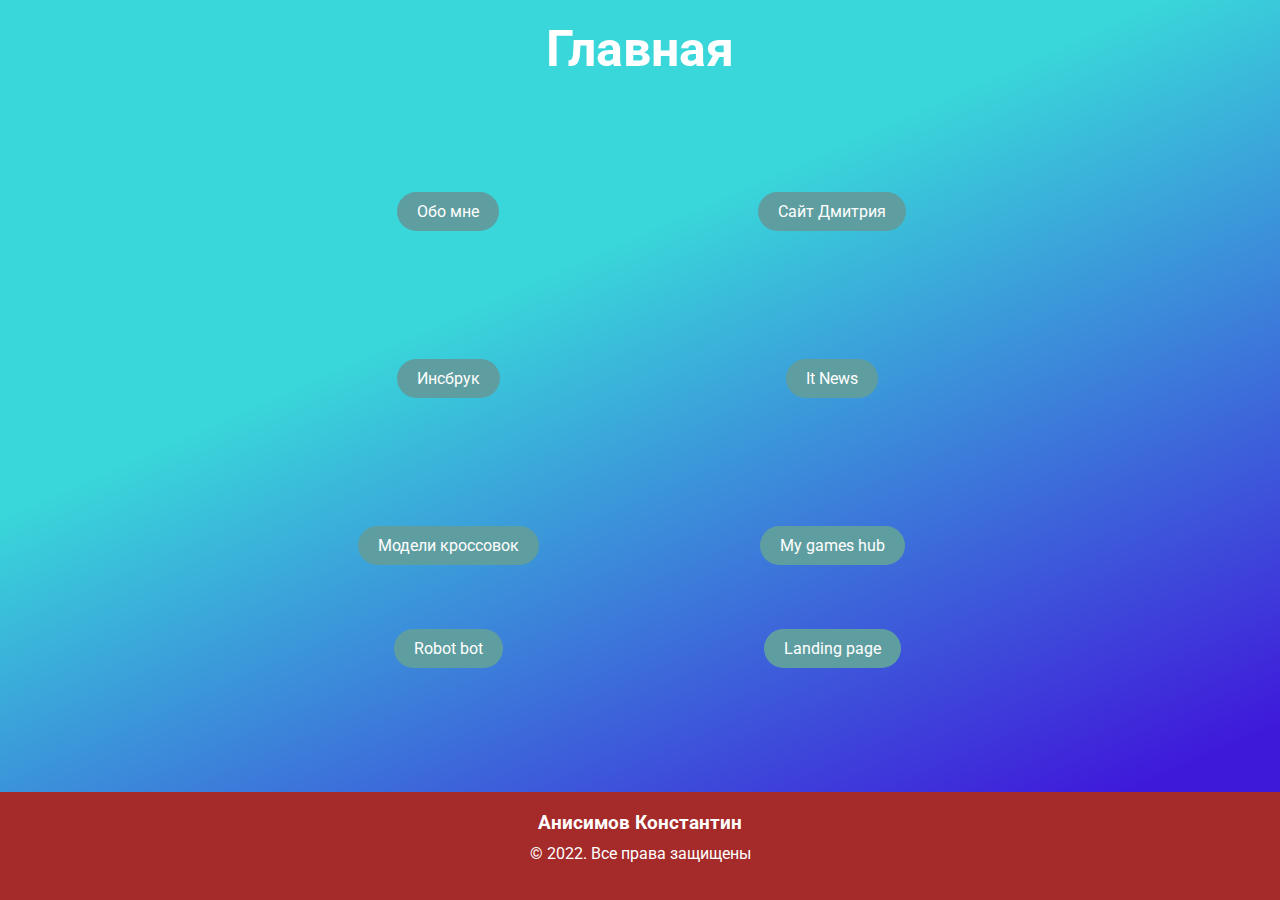
<file: index.html>
<!DOCTYPE html>
<html lang="en">
<head>
    <meta charset="UTF-8">
    <meta http-equiv="X-UA-Compatible" content="IE=edge">
    <meta name="viewport" content="width=device-width, initial-scale=1.0">
    <title>Главная</title>
    <link rel="stylesheet" href="style.css">
</head>
<body>
    <main>
        <h1>Главная</h1>
        <div class="mainGrid">
            <a href="./about-me/index.html">Обо мне</a>
            <a href="./dmitriy/index.html">Сайт Дмитрия</a>
            <a href="./insbruck/index.html">Инсбрук</a>
            <a href="./it-news/index.html">It News</a>
            <a href="./models/index.html">Модели кроссовок</a>
            <a href="./my-games-hub/index.html">My games hub</a>
            <a href="./robot-bot/index.html">Robot bot</a>
            <a href="./Landing-page/index.html">Landing page</a>
        </div>
    </main>
    <footer>
        <h3>Анисимов Константин</h3>
        <p>© 2022. Все права защищены</p>
    </footer>
</body>
</html>
</file>
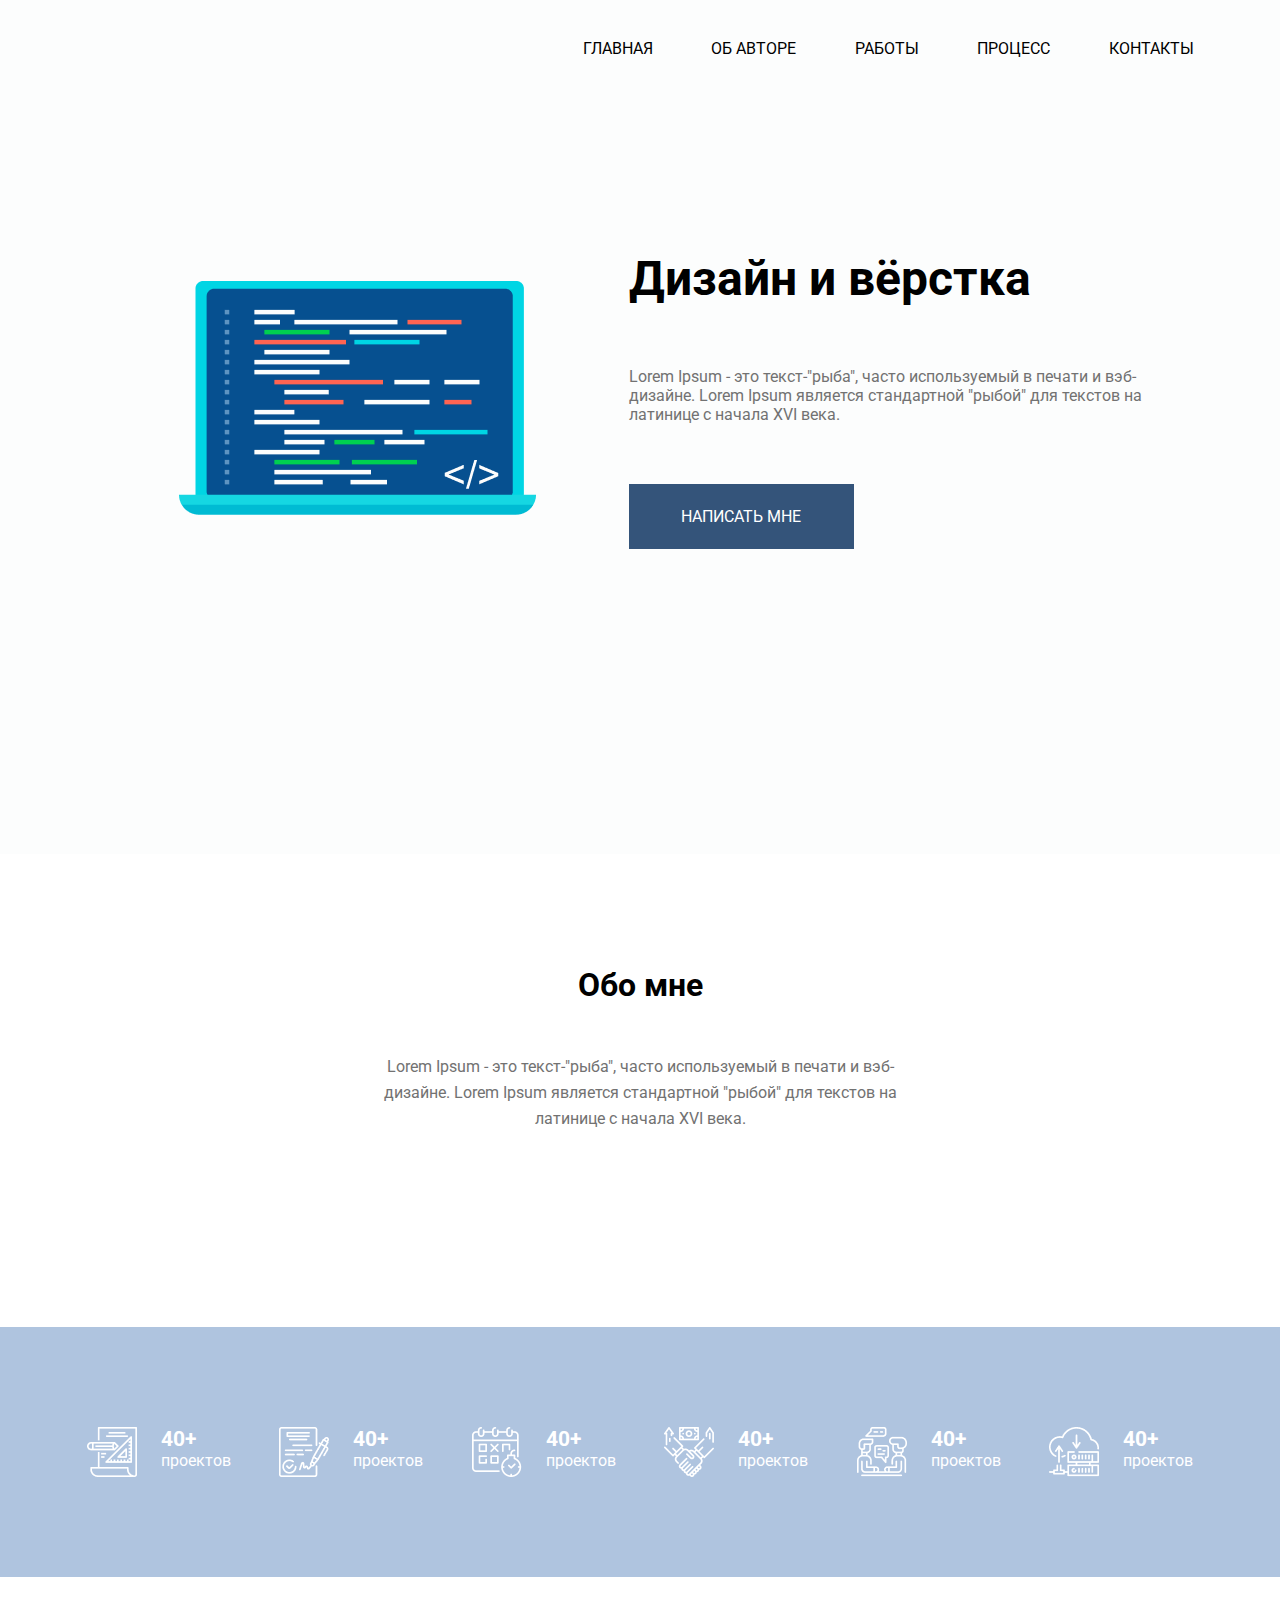
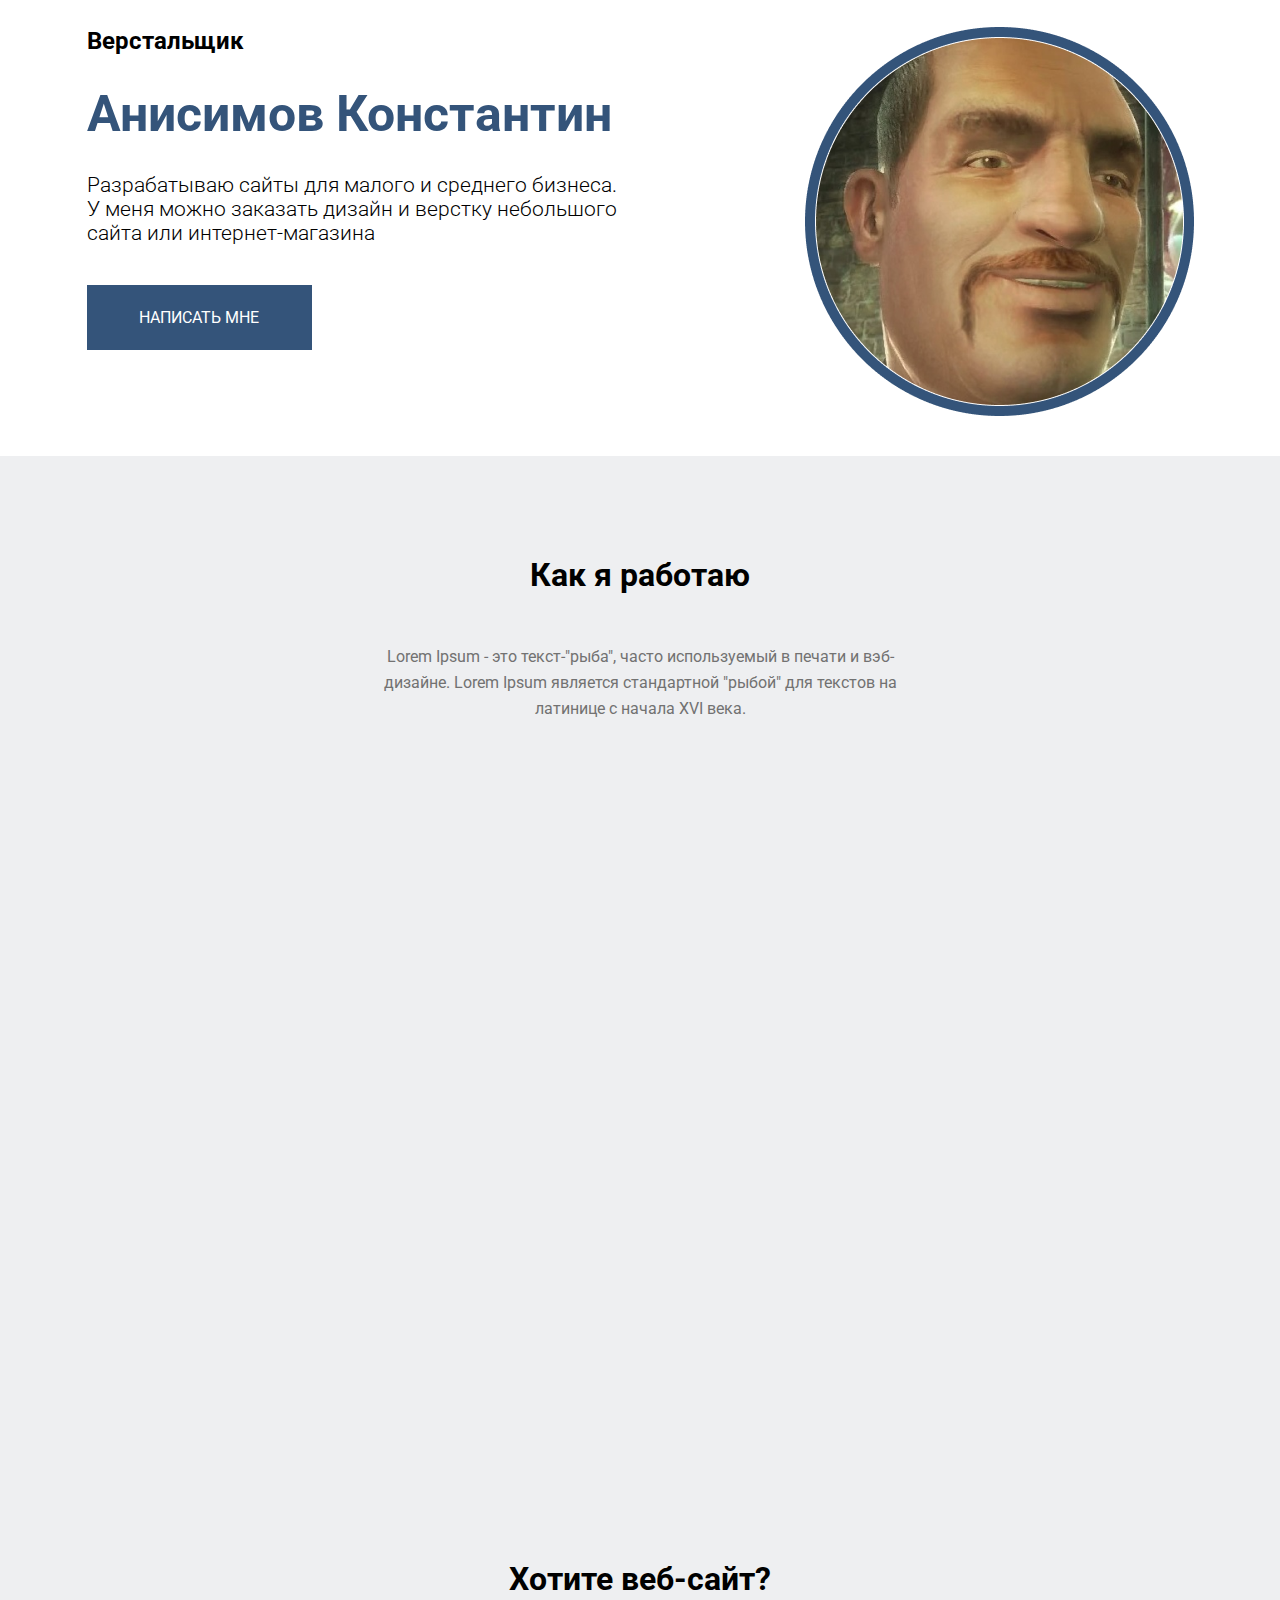
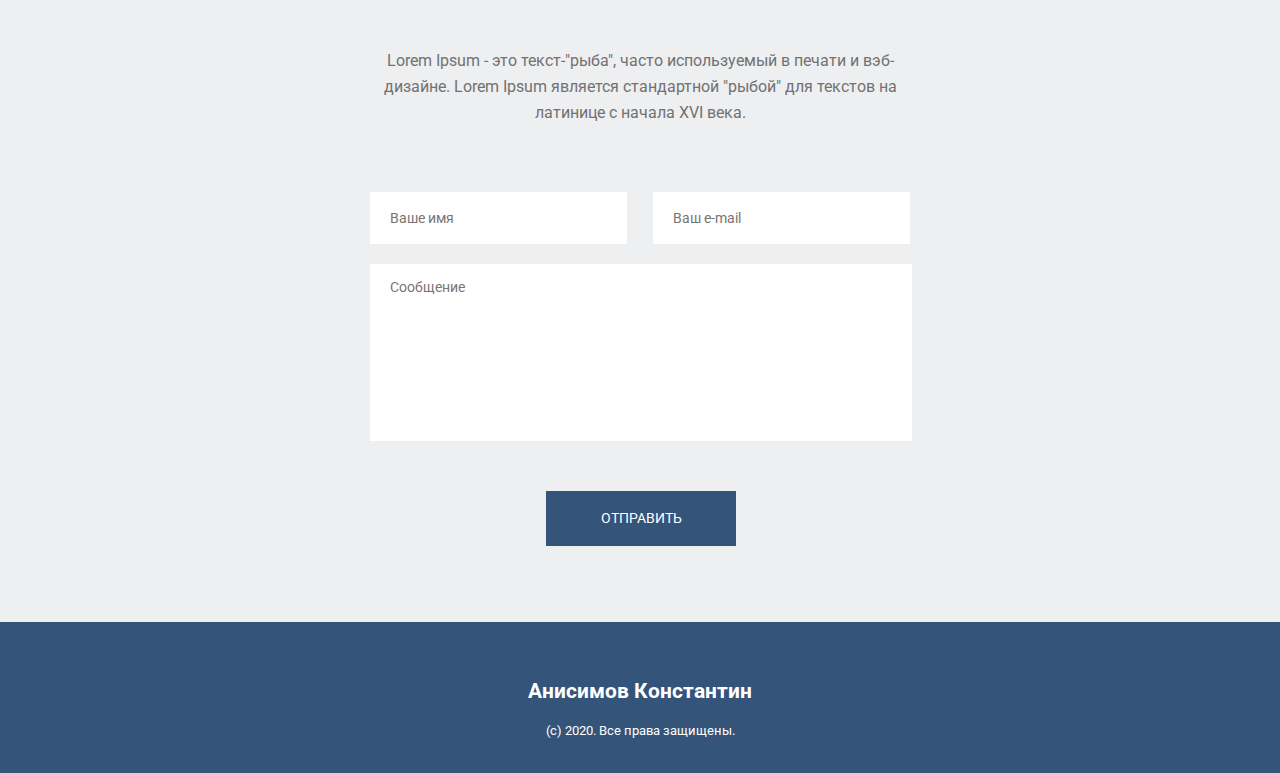
<file: about-me/index.html>
<!DOCTYPE html>
<html lang="en">
<head>
    <meta charset="UTF-8">
    <meta http-equiv="X-UA-Compatible" content="IE=edge">
    <meta name="viewport" content="width=device-width, initial-scale=1.0">
    <title>Обо мне</title>
    <link rel="stylesheet" href="style.css">
    <link rel="shortcut icon" href="/img/K.A Sites.svg" type="image/x-icon">
</head>
<body>
    <nav>
        <div class="container">
            <div class="navContainer">
                <a href="#main" class="navButton">ГЛАВНАЯ</a>
                <a href="#aboutMe" class="navButton">ОБ АВТОРЕ</a>
                <a href="#works" class="navButton">РАБОТЫ</a>
                <a href="#video" class="navButton">ПРОЦЕСС</a>
                <a href="#web" class="navButton">КОНТАКТЫ</a>
            </div>
        </div>
    </nav>
    <main id="main">
        <div class="main container">
            <div class="mainImg"></div>
            <div class="mainContent">
                <h2>Дизайн и вёрстка</h2>
                <p>Lorem Ipsum - это текст-"рыба", часто используемый в печати и вэб-дизайне. Lorem Ipsum является стандартной "рыбой" для текстов на латинице с начала XVI века.</p>
                <button>НАПИСАТЬ МНЕ</button>
            </div>
        </div>
    </main>
    <section id="aboutMe">
        <div class="about container">
            <h2>Обо мне</h2>
            <p>Lorem Ipsum - это текст-"рыба", часто используемый в печати и вэб-дизайне. Lorem Ipsum является стандартной "рыбой" для текстов на латинице с начала XVI века.</p>
        </div>
    </section>
    <section id="works" class="works">
        <div class="worksContainer container">
            <div class="worksElement">
                <img src="./img/project.png" alt="project">
                <div>
                    <h2>40+</h2>
                    <p>проектов</p>
                </div>
            </div>
            <div class="worksElement">
                <img src="./img/projectDoc.png" alt="project">
                <div>
                    <h2>40+</h2>
                    <p>проектов</p>
                </div>
            </div>
            <div class="worksElement">
                <img src="./img/projectTime.png" alt="project">
                <div>
                    <h2>40+</h2>
                    <p>проектов</p>
                </div>
            </div>
            <div class="worksElement">
                <img src="./img/projectTogether.png" alt="project">
                <div>
                    <h2>40+</h2>
                    <p>проектов</p>
                </div>
            </div>
            <div class="worksElement">
                <img src="./img/projectTalk.png" alt="project">
                <div>
                    <h2>40+</h2>
                    <p>проектов</p>
                </div>
            </div>
            <div class="worksElement">
                <img src="./img/projectCloud.png" alt="project">
                <div>
                    <h2>40+</h2>
                    <p>проектов</p>
                </div>
            </div>
        </div>
    </section>
    <section id="name">
        <div class="container name">
            <div class="nameContent">
                <h4>Верстальщик</h4>
                <h2>Анисимов Константин</h2>
                <p>Разрабатываю сайты для малого и среднего бизнеса. У меня можно заказать дизайн и верстку небольшого сайта или интернет-магазина</p>
                <button>НАПИСАТЬ МНЕ</button>
            </div>
            <div class="nameImg"></div>
        </div>
    </section>
    <section id="video" class="videoSection">
        <div class="container video">
            <h2>Как я работаю</h2>
            <p>Lorem Ipsum - это текст-"рыба", часто используемый в печати и вэб-дизайне. Lorem Ipsum является стандартной "рыбой" для текстов на латинице с начала XVI века.</p>
            <iframe width="100%" height="600" src="https://www.youtube.com/embed/e8OIv6X7tdg" class="videoImg" title="YouTube video player" frameborder="0" allow="accelerometer; autoplay; clipboard-write; encrypted-media; gyroscope; picture-in-picture" allowfullscreen></iframe>
        </div>
    </section>
    <section id="web" class="webSection">
        <div class="container web">
            <h2>Хотите веб-сайт?</h2>
            <p>Lorem Ipsum - это текст-"рыба", часто используемый в печати и вэб-дизайне. Lorem Ipsum является стандартной "рыбой" для текстов на латинице с начала XVI века.</p>
            <div>
                <input type="text" placeholder="Ваше имя">
                <input type="email" placeholder="Ваш e-mail">
            </div>
            <textarea placeholder="Сообщение"></textarea>
            <button>ОТПРАВИТЬ</button>
        </div>
    </section>
    <footer>
        <div class="container footer">
            <h2>Анисимов Константин</h2>
            <p>(с) 2020. Все права защищены.</p>
        </div>
    </footer>
</body>
</html>
</file>
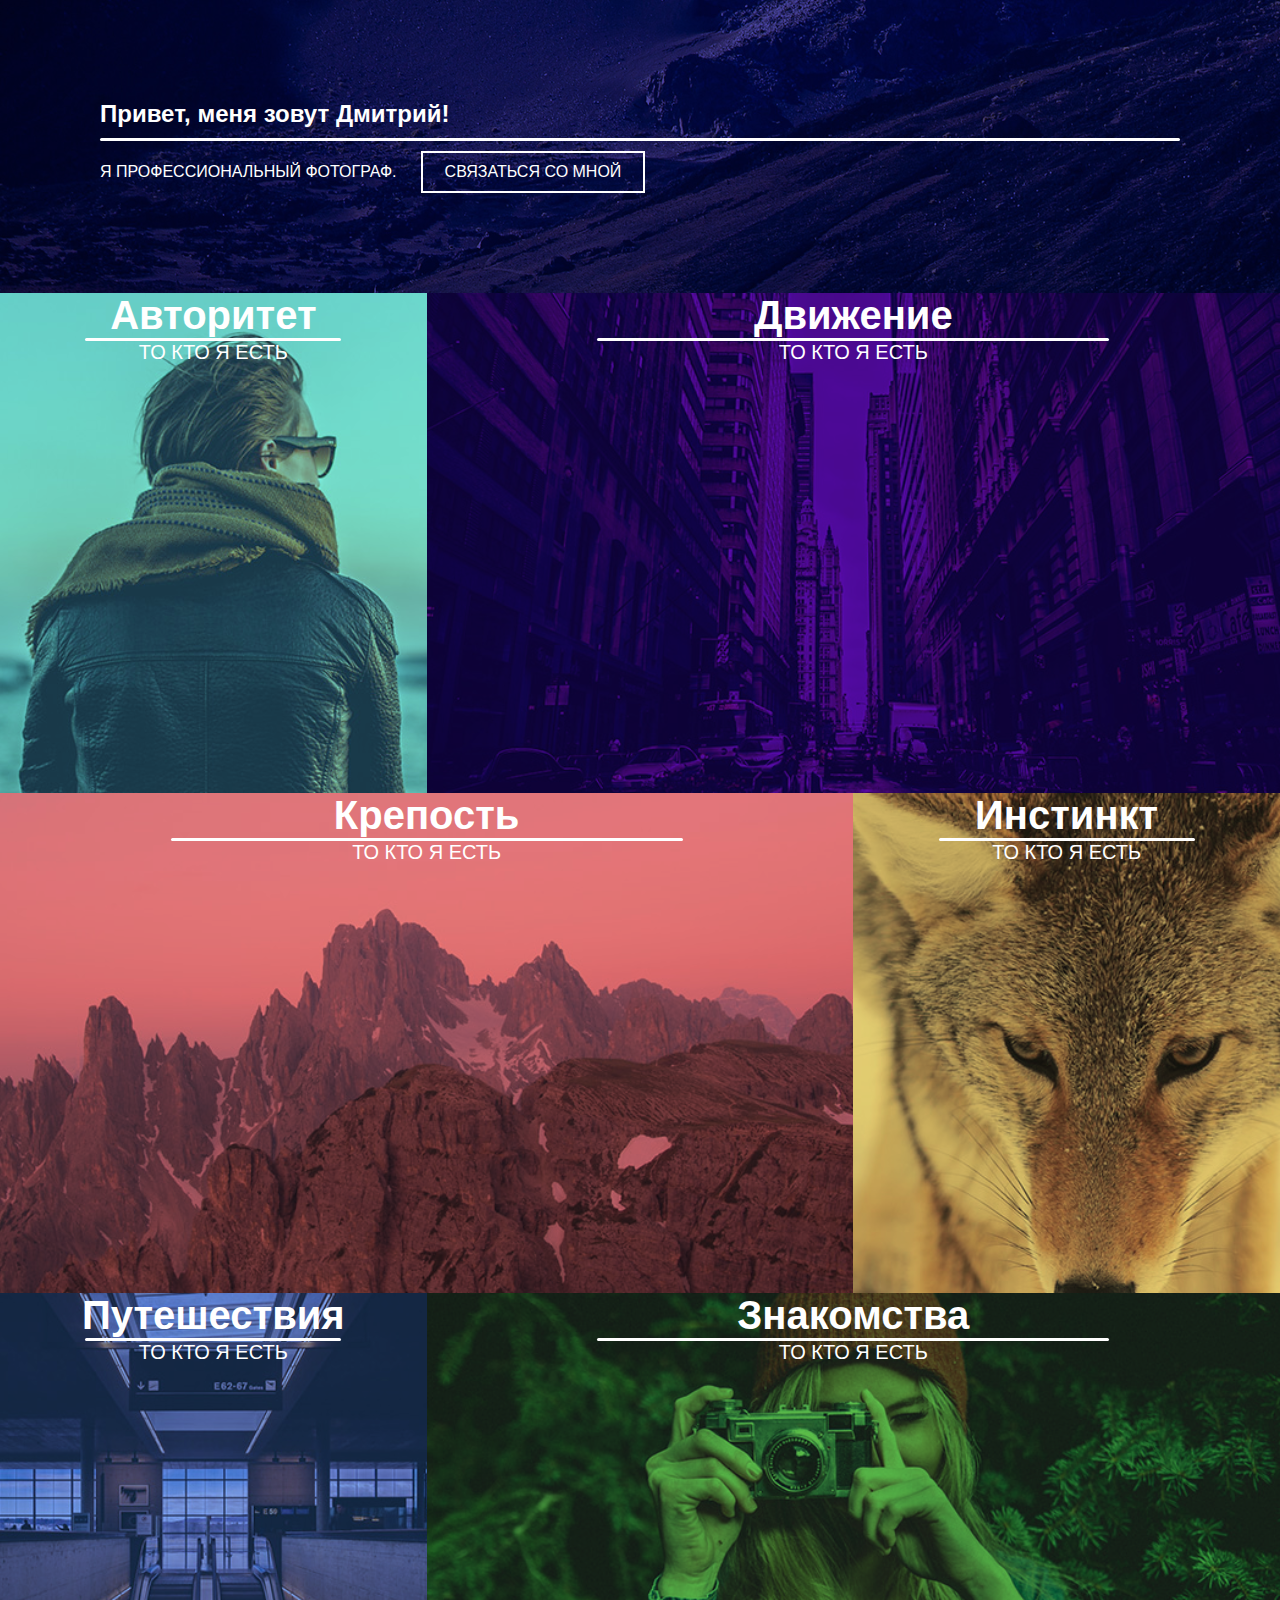
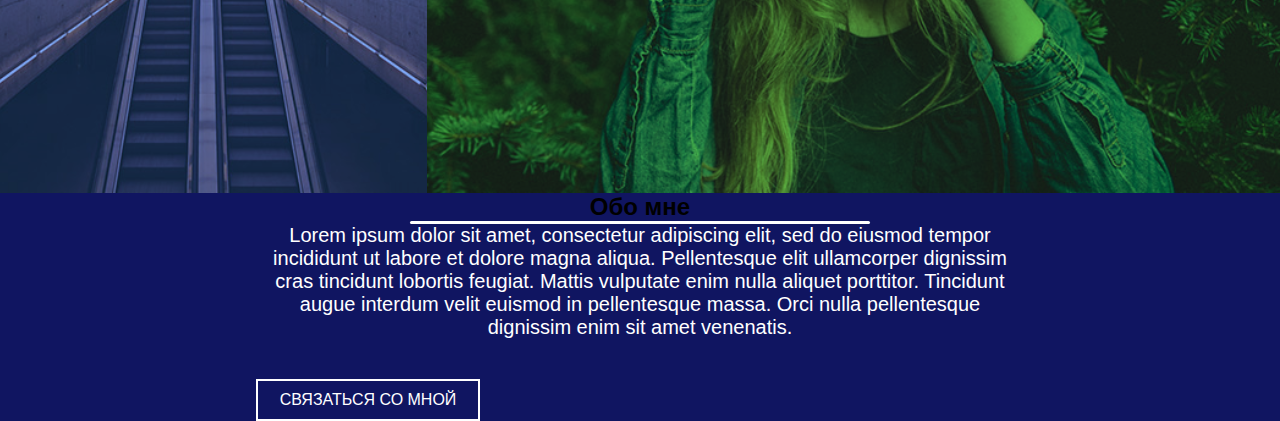
<file: dmitriy/index.html>
<html lang="en">
<head>
    <meta charset="UTF-8">
    <meta http-equiv="X-UA-Compatible" content="IE=edge">
    <meta name="viewport" content="width=device-width, initial-scale=1.0">
    <title>Дмитрий</title>
    <link rel="stylesheet" href="./style.css">
    <link rel="shortcut icon" href="./img2/Dmitriy.svg" type="image/x-icon">
</head>
<body>
    <header>
        <div class="headerContainer">
            <h2 class="headHeader grid">Привет, меня зовут Дмитрий!</h2>
            <hr class="headLine">
            <p class="headContent grid">Я ПРОФЕССИОНАЛЬНЫЙ ФОТОГРАФ.</p>
            <a class="headButton">СВЯЗАТЬСЯ СО МНОЙ</a>
        </div>
    </header>
    <main>
        <div class="aboutMe">
            <div class="avtoritet aboutMeItem">
                <h2 class="header">
                    Авторитет
                </h2>
                <hr class="line">
                <p class="content">ТО КТО Я ЕСТЬ</p>
            </div>
            <div class="go aboutMeItem">
                <h2 class="header">
                    Движение
                </h2>
                <hr class="line">
                <p class="content">ТО КТО Я ЕСТЬ</p>
            </div>
            <div class="krepost aboutMeItem">
                <h2 class="header">
                    Крепость
                </h2>
                <hr class="line">
                <p class="content">ТО КТО Я ЕСТЬ</p>
            </div>
            <div class="instinkt aboutMeItem">
                <h2 class="header">
                    Инстинкт
                </h2>
                <hr class="line">
                <p class="content">ТО КТО Я ЕСТЬ</p>
            </div>
            <div class="travel aboutMeItem">
                <h2 class="header">
                    Путешествия
                </h2>
                <hr class="line">
                <p class="content">ТО КТО Я ЕСТЬ</p>
            </div>
            <div class="new aboutMeItem">
                <h2 class="header">
                    Знакомства
                </h2>
                <hr class="line">
                <p class="content">ТО КТО Я ЕСТЬ</p>
            </div>
        </div>
        <div class="info">
            <div class="infoContainer">
                <h2 class="infoHeader">Обо мне</h2>
                <hr class="line">
                <p class="content">Lorem ipsum dolor sit amet, consectetur adipiscing elit, sed do eiusmod tempor incididunt ut labore et dolore magna aliqua. Pellentesque elit ullamcorper dignissim cras tincidunt lobortis feugiat. Mattis vulputate enim nulla aliquet porttitor. Tincidunt augue interdum velit euismod in pellentesque massa. Orci nulla pellentesque dignissim enim sit amet venenatis.</p>
                <a class="headButton">СВЯЗАТЬСЯ СО МНОЙ</a>
            </div>
        </div>
    </main>
</body>
</html>
</file>
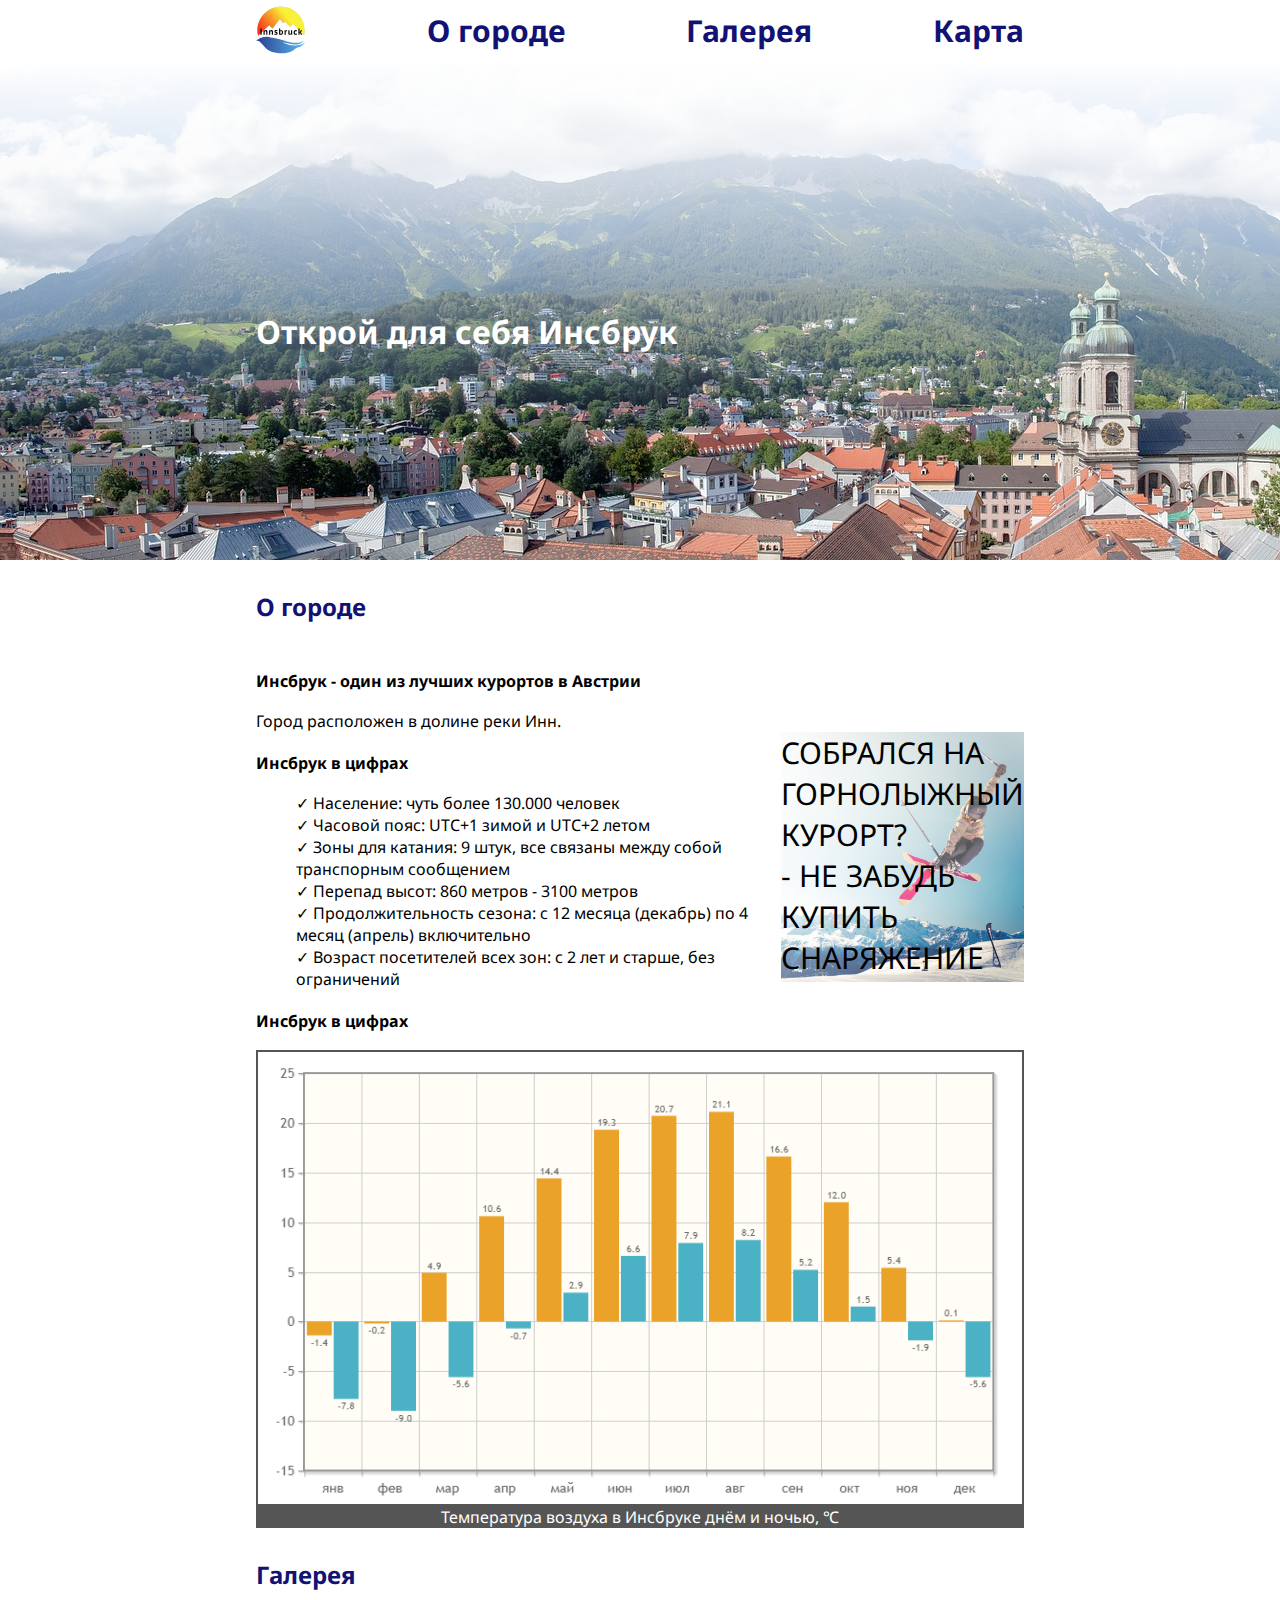
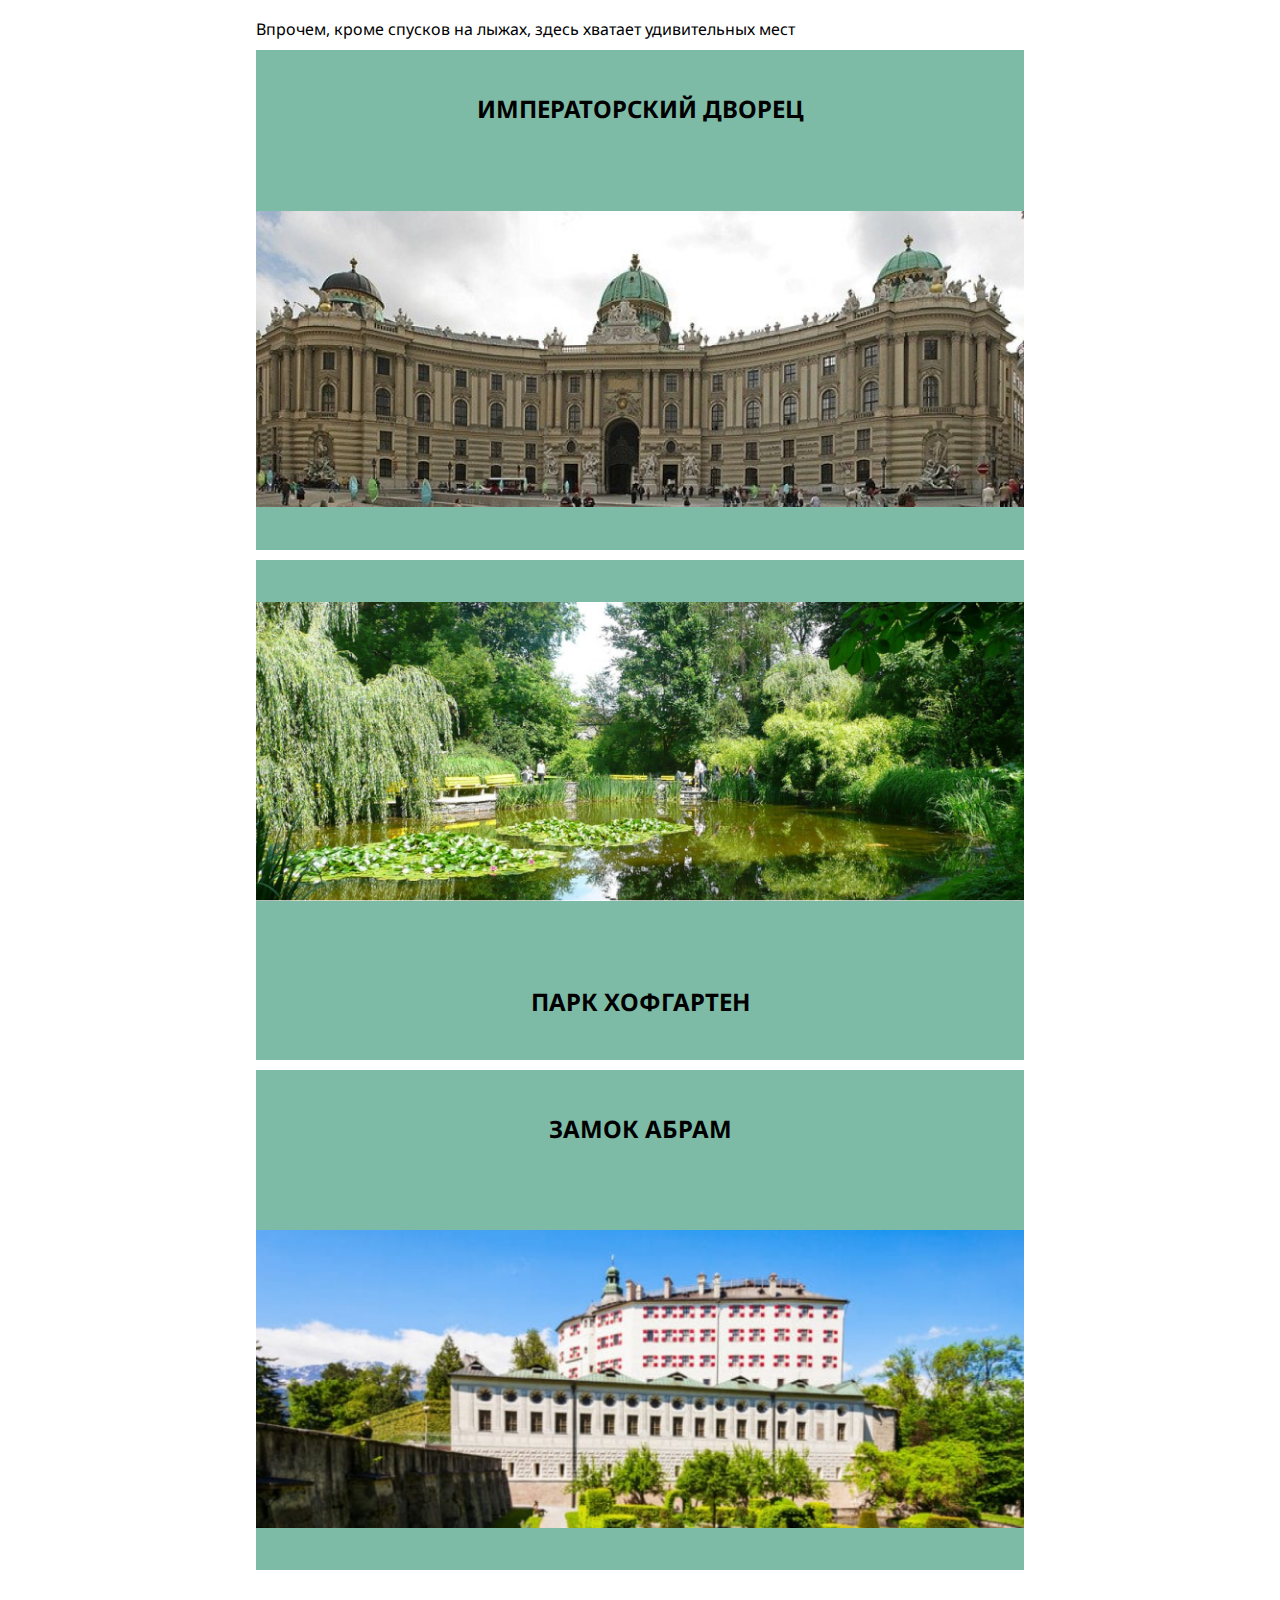
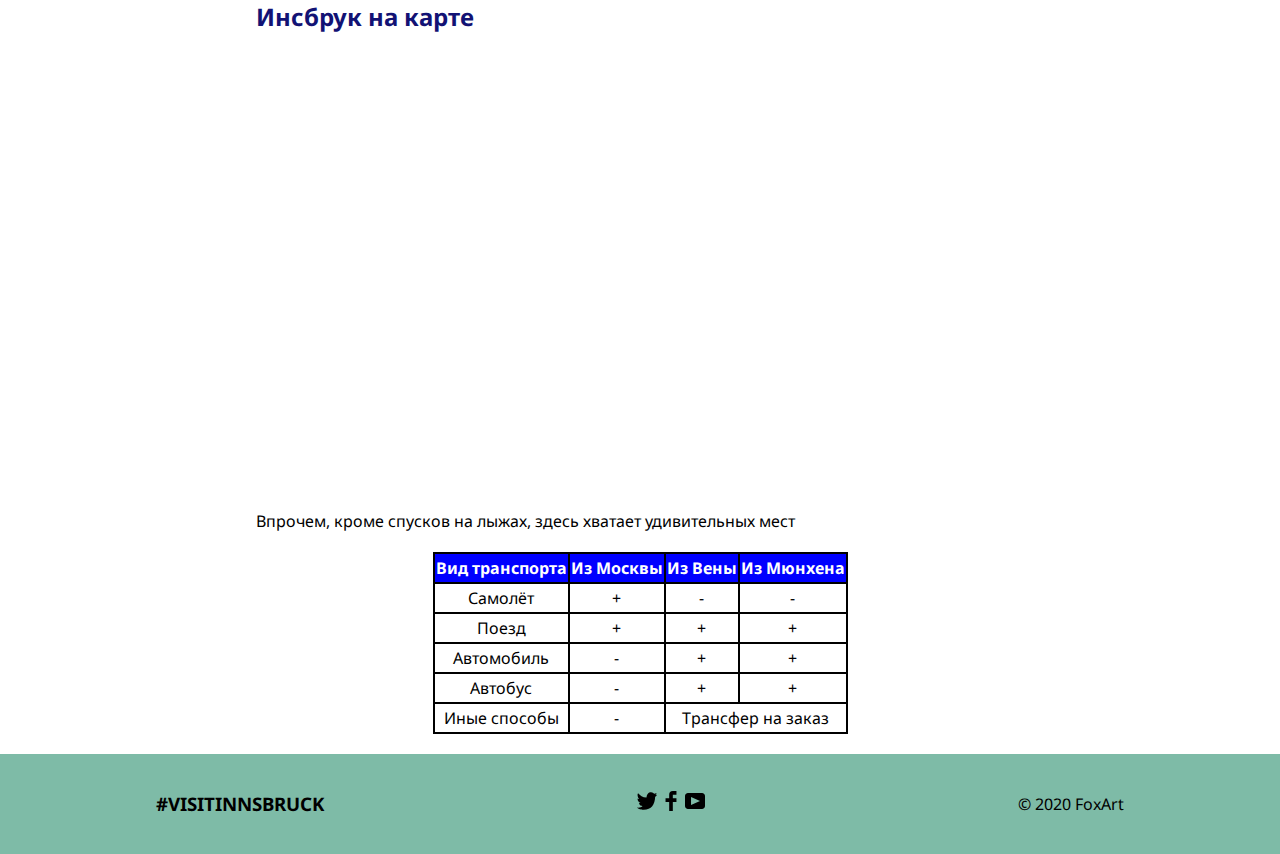
<file: insbruck/index.html>
<html lang="en">
<head>
    <meta charset="UTF-8">
    <meta http-equiv="X-UA-Compatible" content="IE=edge">
    <meta name="viewport" content="width=device-width, initial-scale=1.0">
    <title>Инсбрук</title>
    <link rel="stylesheet" href="./style.css">
    <link rel="shortcut icon" href="./img/logo.svg" type="image/x-icon">
</head>
<body>
    <header class="head">
        <nav class="headContainer">
            <img alt="Logo" src="./img/logo.svg" class="headImg" width="50px" height="50px">
            <h4 class="headElement">О городе</h4>
            <h4 class="headElement">Галерея</h4>
            <h4 class="headElement">Карта</h4>
        </nav>
    </header>
    <main>
        <div class="slogan">
            <h1 class="sloganHeader">Открой для себя Инсбрук</h1>
        </div>
        <div class="content">
            <div class="info">
                <h2 class="header">О городе</h2>
                <h4 class="infoHeader">Инсбрук - один из лучших курортов в Австрии</h4>
                <p class="infoContent">Город расположен в долине реки Инн.</p>
                <div class="numberAndAdd">
                    <div class="infoNumbers">
                        <h4 class="infoHeader">Инсбрук в цифрах</h4>
                        <ul class="infoList">
                            <li class="listElement">Население: чуть более 130.000 человек</li>
                            <li class="listElement">Часовой пояс: UTC+1 зимой и UTC+2 летом</li>
                            <li class="listElement">Зоны для катания: 9 штук, все связаны между собой транспорным сообщением</li>
                            <li class="listElement">Перепад высот: 860 метров - 3100 метров</li>
                            <li class="listElement">Продолжительность сезона: с 12 месяца (декабрь) по 4 месяц (апрель) включительно</li>
                            <li class="listElement">Возраст посетителей всех зон: с 2 лет и старше, без ограничений</li>
                        </ul>
                    </div>
                    <aside class="add">
                        <p class="addContent">СОБРАЛСЯ НА ГОРНОЛЫЖНЫЙ КУРОРТ? <br />- НЕ ЗАБУДЬ КУПИТЬ СНАРЯЖЕНИЕ</p>
                    </aside>
                </div>
                <h4 class="infoHeader">Инсбрук в цифрах</h4>
                <div class="temperature">
                    <img class="temperatureImg" src="./img/wether.PNG">
                    <p class="temperatureContent">Температура воздуха в Инсбруке днём и ночью, ℃</p>
                </div>
            </div>
            <div class="places">
                <h2 class="header">Галерея</h2>
                <p class="infoContent">Впрочем, кроме спусков на лыжах, здесь хватает удивительных мест</p>
                <div class="placeContainer">
                    <div class="place">
                        <h2>ИМПЕРАТОРСКИЙ ДВОРЕЦ</h2>
                        <img src="./img/hofburg.jpg" alt="Императорский дворец">
                    </div>
                    <div class="place">
                        <img src="./img/hofgarten.jpg" alt="Императорский дворец">
                        <h2>ПАРК ХОФГАРТЕН</h2>
                    </div>
                    <div class="place">
                        <h2>ЗАМОК АБРАМ</h2>
                        <img src="./img/ambras.jpg" alt="Императорский дворец">
                    </div>
                </div>
            </div>
            <div class="map">
                <h2 class="header">Инсбрук на карте</h2>
                <iframe class="gMap" src="https://www.google.com/maps/embed?pb=!1m18!1m12!1m3!1d86607.14481759438!2d11.308750448230649!3d47.28555016206428!2m3!1f0!2f0!3f0!3m2!1i1024!2i768!4f13.1!3m3!1m2!1s0x479d6ecfe1f8ca73%3A0x9d201c7d281d9b0d!2z0JjQvdC90YHQsdGA0YPQuiwg0JDQstGB0YLRgNC40Y8!5e0!3m2!1sru!2sru!4v1647181911643!5m2!1sru!2sru" width="100%" height="450" style="border:0;" allowfullscreen="" loading="lazy"></iframe>
                <p class="infoContent">Впрочем, кроме спусков на лыжах, здесь хватает удивительных мест</p>
                <table class="table">
                    <tr class="row">
                        <th class="tableHeader">Вид транспорта</th>
                        <th class="tableHeader">Из Москвы</th>
                        <th class="tableHeader">Из Вены</th>
                        <th class="tableHeader">Из Мюнхена</th>
                    </tr>
                    <tr class="row">
                        <td class="tableData">Самолёт</td>
                        <td class="tableData">+</td>
                        <td class="tableData">-</td>
                        <td class="tableData">-</td>
                    </tr>
                    <tr class="row">
                        <td class="tableData">Поезд</td>
                        <td class="tableData">+</td>
                        <td class="tableData">+</td>
                        <td class="tableData">+</td>
                    </tr>
                    <tr class="row">
                        <td class="tableData">Автомобиль</td>
                        <td class="tableData">-</td>
                        <td class="tableData">+</td>
                        <td class="tableData">+</td>
                    </tr>
                    <tr class="row">
                        <td class="tableData">Автобус</td>
                        <td class="tableData">-</td>
                        <td class="tableData">+</td>
                        <td class="tableData">+</td>
                    </tr>
                    <tr class="row">
                        <td class="tableData">Иные способы</td>
                        <td class="tableData">-</td>
                        <td class="tableData" colspan="2">Трансфер на заказ</td>
                    </tr>
                </table>
                <table class="notVisibleTable">
                    <tr class="nvHeaderRow">
                        <th class="nvTableHeader">ВИД ТРАНСПОРТА</th>
                        <th class="nvTableHeader">ИЗ МОСКВЫ</th>
                    </tr>
                    <tr class="nvDataRow">
                        <td class="nvTableData">Самолёт</td>
                        <td class="nvTableData">+</td>
                    </tr>
                    <tr class="nvHeaderRow">
                        <th class="nvTableHeader">ИЗ ВЕНЫ</th>
                        <th class="nvTableHeader">ИЗ МЮНХЕНА</th>
                    </tr>
                    <tr class="nvDataRow">
                        <td class="nvTableData">-</td>
                        <td class="nvTableData">-</td>
                    </tr>
                </table>
                <table class="notVisibleTable">
                    <tr class="nvHeaderRow">
                        <th class="nvTableHeader">ВИД ТРАНСПОРТА</th>
                        <th class="nvTableHeader">ИЗ МОСКВЫ</th>
                    </tr>
                    <tr class="nvDataRow">
                        <td class="nvTableData">Самолёт</td>
                        <td class="nvTableData">+</td>
                    </tr>
                    <tr class="nvHeaderRow">
                        <th class="nvTableHeader">ИЗ ВЕНЫ</th>
                        <th class="nvTableHeader">ИЗ МЮНХЕНА</th>
                    </tr>
                    <tr class="nvDataRow">
                        <td class="nvTableData">-</td>
                        <td class="nvTableData">-</td>
                    </tr>
                </table>
                <table class="notVisibleTable">
                    <tr class="nvHeaderRow">
                        <th class="nvTableHeader">ВИД ТРАНСПОРТА</th>
                        <th class="nvTableHeader">ИЗ МОСКВЫ</th>
                    </tr>
                    <tr class="nvDataRow">
                        <td class="nvTableData">Самолёт</td>
                        <td class="nvTableData">+</td>
                    </tr>
                    <tr class="nvHeaderRow">
                        <th class="nvTableHeader">ИЗ ВЕНЫ</th>
                        <th class="nvTableHeader">ИЗ МЮНХЕНА</th>
                    </tr>
                    <tr class="nvDataRow">
                        <td class="nvTableData">-</td>
                        <td class="nvTableData">-</td>
                    </tr>
                </table>
                <table class="notVisibleTable">
                    <tr class="nvHeaderRow">
                        <th class="nvTableHeader">ВИД ТРАНСПОРТА</th>
                        <th class="nvTableHeader">ИЗ МОСКВЫ</th>
                    </tr>
                    <tr class="nvDataRow">
                        <td class="nvTableData">Самолёт</td>
                        <td class="nvTableData">+</td>
                    </tr>
                    <tr class="nvHeaderRow">
                        <th class="nvTableHeader">ИЗ ВЕНЫ</th>
                        <th class="nvTableHeader">ИЗ МЮНХЕНА</th>
                    </tr>
                    <tr class="nvDataRow">
                        <td class="nvTableData">-</td>
                        <td class="nvTableData">-</td>
                    </tr>
                </table>
                <table class="notVisibleTable">
                    <tr class="nvHeaderRow">
                        <th class="nvTableHeader">ВИД ТРАНСПОРТА</th>
                        <th class="nvTableHeader">ИЗ МОСКВЫ</th>
                    </tr>
                    <tr class="nvDataRow">
                        <td class="nvTableData">Самолёт</td>
                        <td class="nvTableData">+</td>
                    </tr>
                    <tr class="nvHeaderRow">
                        <th class="nvTableHeader">ИЗ ВЕНЫ</th>
                        <th class="nvTableHeader">ИЗ МЮНХЕНА</th>
                    </tr>
                    <tr class="nvDataRow">
                        <td class="nvTableData">-</td>
                        <td class="nvTableData">-</td>
                    </tr>
                </table>
            </div>
        </div>
    </main>
    <footer class="footer">
        <div class="footerContainer">
            <h3>#VISITINNSBRUCK</h3>
            <div class="footerContainerImg">
                <img src="./img/twitter.svg" width="20px" height="20px">
                <img src="./img/fb.svg" width="20px" height="20px">
                <img src="./img/youtube.svg" width="20px" height="20px">
            </div>
            <p>© 2020 FoxArt</p>
        </div>
    </footer>
</body>
</html>
</file>
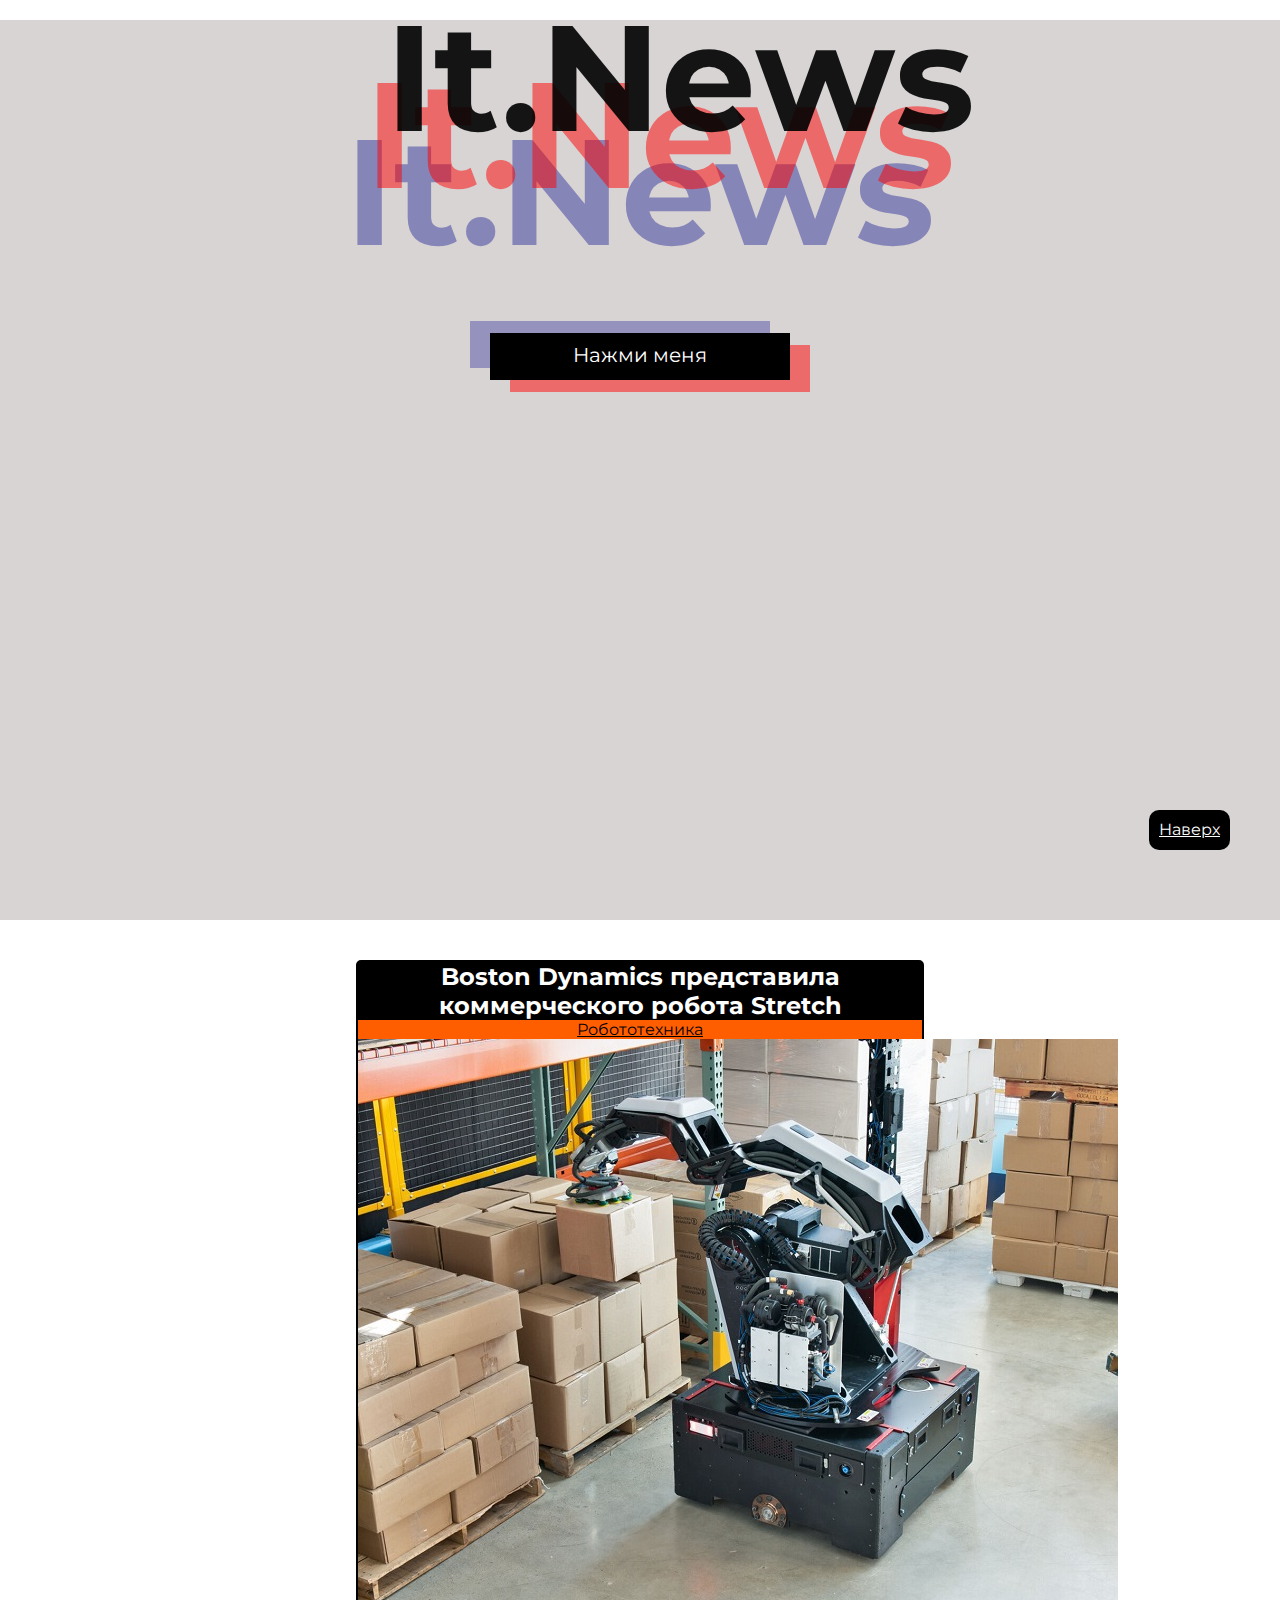
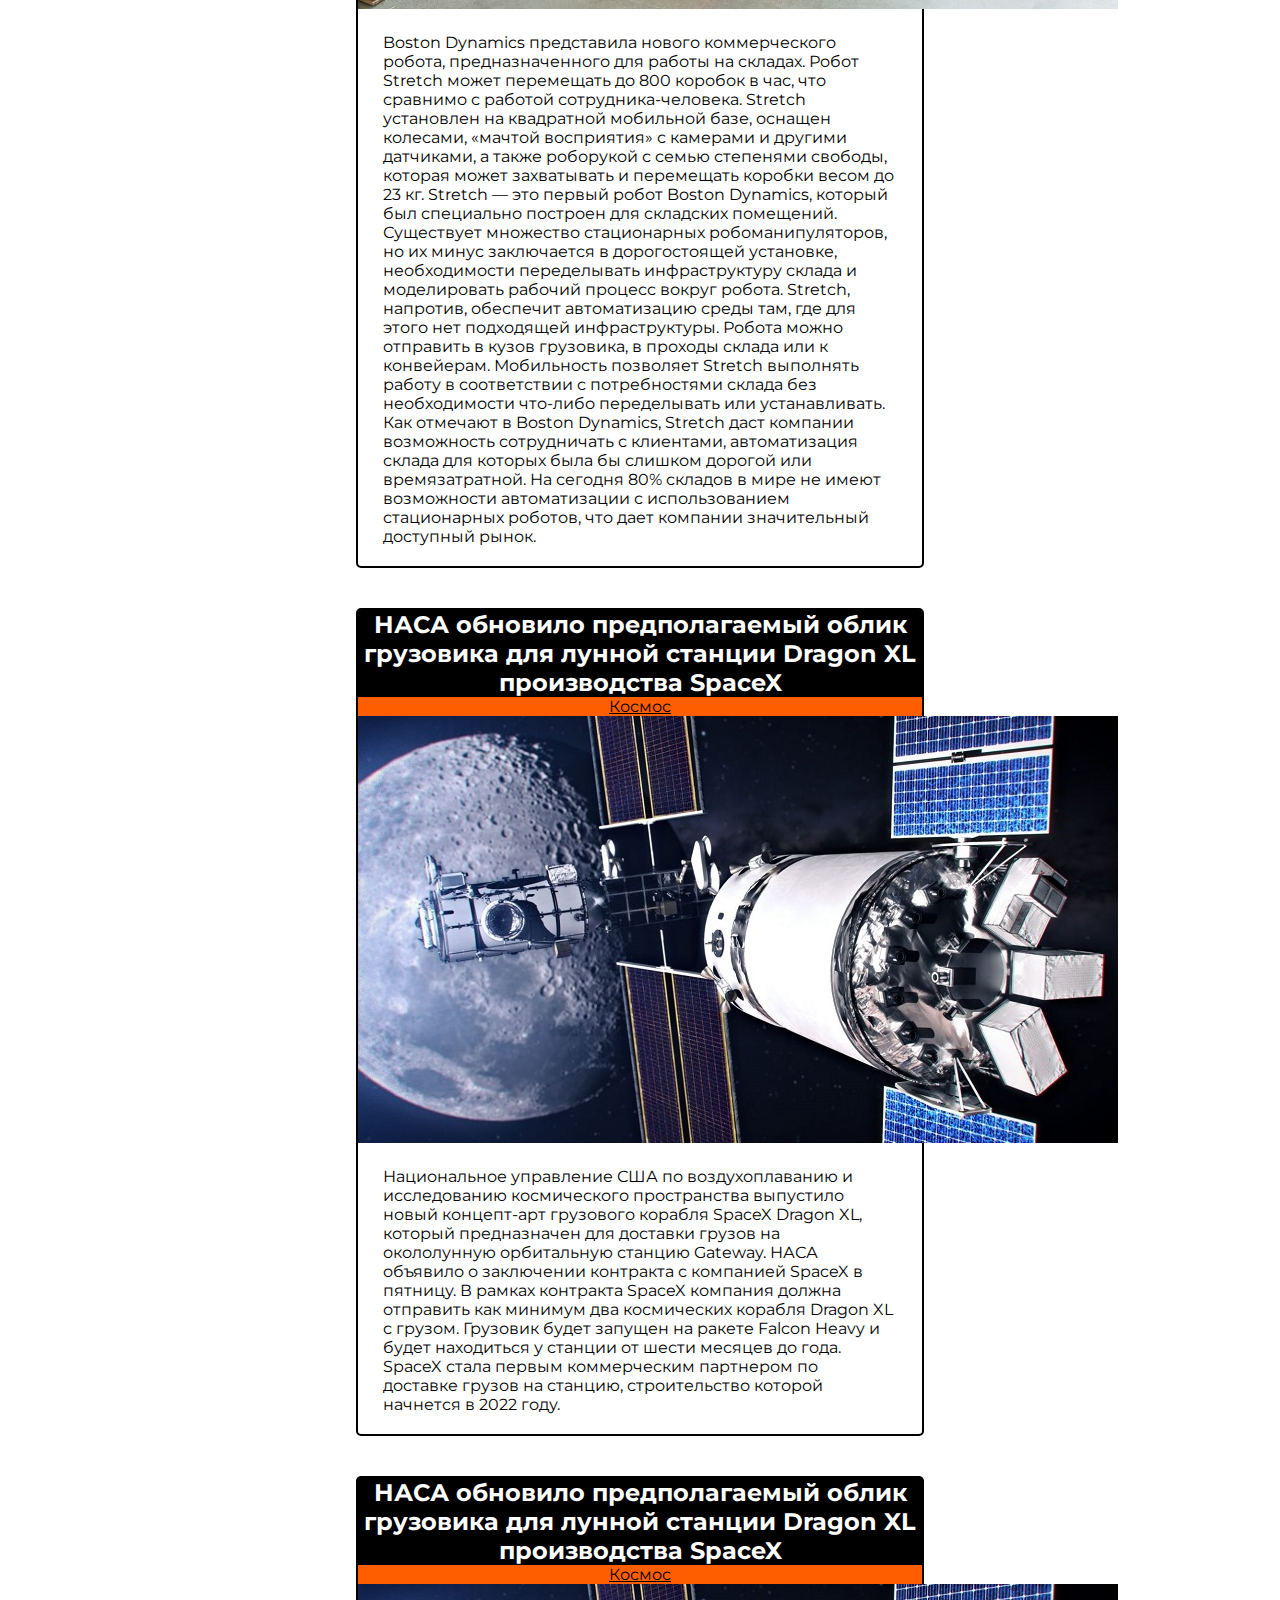
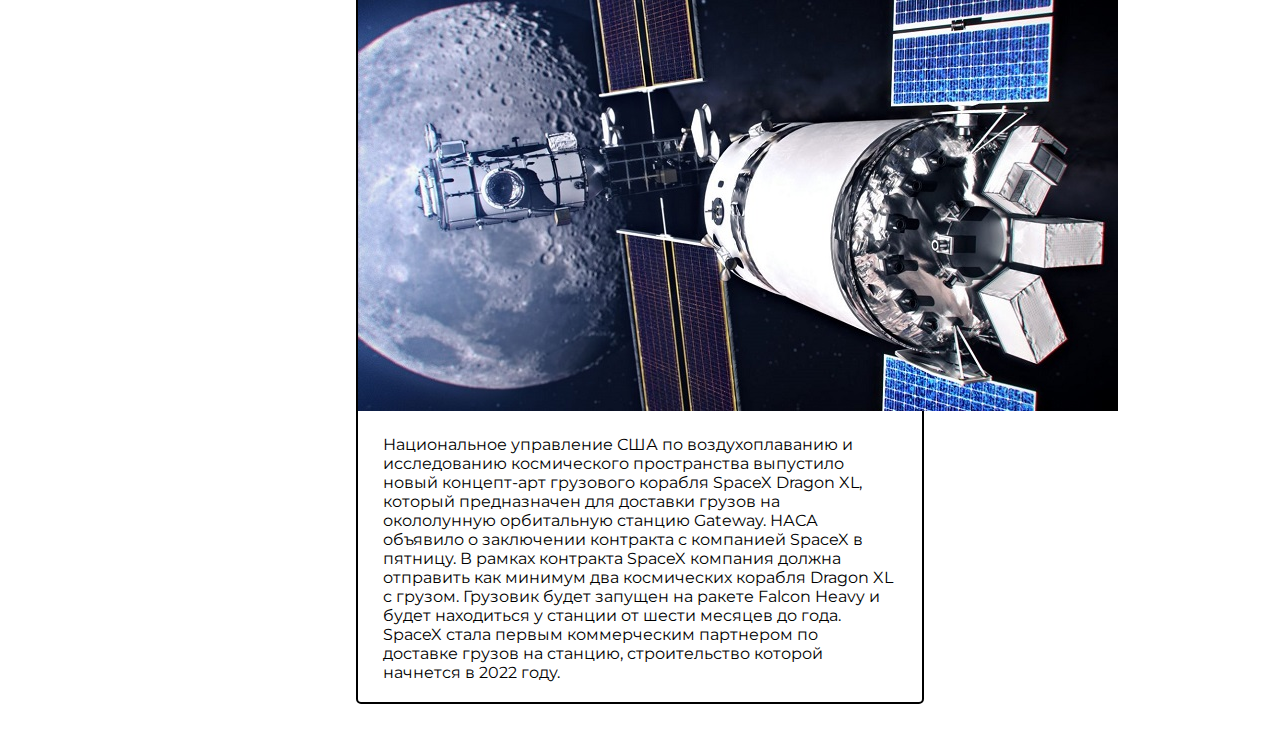
<file: it-news/index.html>
<!DOCTYPE html>
<html>
    <head>
        <title>It.News</title>

        <meta charset="UTF-8">

        <link rel="stylesheet" href="styles.css">
        <link rel="shortcut icon" href="./img/favicon.svg" type="image/x-icon">
    </head>
    <body>
        <header class="head" id="up">
            <h1 class="header headerblue">It.News</h1>
            <h1 class="header headerred">It.News</h1>
            <h1 class="header headerblack">It.News</h1>
            <div class="button buttonred"></div>
            <div class="button buttonblue"></div>
            <a class="button buttonblack" href="#container">Нажми меня</a>
        </header>
        <div id="container">
            <article class="article">
                
                <h2>Boston Dynamics представила коммерческого робота Stretch</h2>
                <a class="category">Робототехника</a>
                <img src="./img/article1_pic.jpg">
                <p>
                    Boston Dynamics представила нового коммерческого робота, предназначенного для работы на складах. Робот Stretch может перемещать до 800 коробок в час, что сравнимо с работой сотрудника-человека. Stretch установлен на квадратной мобильной базе, оснащен колесами, «мачтой восприятия» с камерами и другими датчиками, а также роборукой с семью степенями свободы, которая может захватывать и перемещать коробки весом до 23 кг.

Stretch — это первый робот Boston Dynamics, который был специально построен для складских помещений. Существует множество стационарных робоманипуляторов, но их минус заключается в дорогостоящей установке, необходимости переделывать инфраструктуру склада и моделировать рабочий процесс вокруг робота. Stretch, напротив, обеспечит автоматизацию среды там, где для этого нет подходящей инфраструктуры. Робота можно отправить в кузов грузовика, в проходы склада или к конвейерам. Мобильность позволяет Stretch выполнять работу в соответствии с потребностями склада без необходимости что-либо переделывать или устанавливать. 

Как отмечают в Boston Dynamics, Stretch даст компании возможность сотрудничать с клиентами, автоматизация склада для которых была бы слишком дорогой или времязатратной. На сегодня 80% складов в мире не имеют возможности автоматизации с использованием стационарных роботов, что дает компании значительный доступный рынок.
                </p>
            </article>
            <article class="article">
                
                <h2>НАСА обновило предполагаемый облик грузовика для лунной станции Dragon XL производства SpaceX</h2>
                <a class="category">Космос</a>
                <img src="./img/article2_pic.jpg">
                <p>
                    Национальное управление США по воздухоплаванию и исследованию космического пространства выпустило новый концепт-арт грузового корабля SpaceX Dragon XL, который предназначен для доставки грузов на окололунную орбитальную станцию Gateway. НАСА объявило о заключении контракта с компанией SpaceX в пятницу.

В рамках контракта SpaceX компания должна отправить как минимум два космических корабля Dragon XL с грузом. Грузовик будет запущен на ракете Falcon Heavy и будет находиться у станции от шести месяцев до года. SpaceX стала первым коммерческим партнером по доставке грузов на станцию, строительство которой начнется в 2022 году.
                </p>
            </article>
            <article class="article">
                
                <h2>НАСА обновило предполагаемый облик грузовика для лунной станции Dragon XL производства SpaceX</h2>
                <a class="category">Космос</a>
                <img src="./img/article2_pic.jpg">
                <p>
                    Национальное управление США по воздухоплаванию и исследованию космического пространства выпустило новый концепт-арт грузового корабля SpaceX Dragon XL, который предназначен для доставки грузов на окололунную орбитальную станцию Gateway. НАСА объявило о заключении контракта с компанией SpaceX в пятницу.

В рамках контракта SpaceX компания должна отправить как минимум два космических корабля Dragon XL с грузом. Грузовик будет запущен на ракете Falcon Heavy и будет находиться у станции от шести месяцев до года. SpaceX стала первым коммерческим партнером по доставке грузов на станцию, строительство которой начнется в 2022 году.
                </p>
            </article>
            <a class="toupbutton" href="#up">Наверх</a>
        </div>
    </body>
</html>
</file>
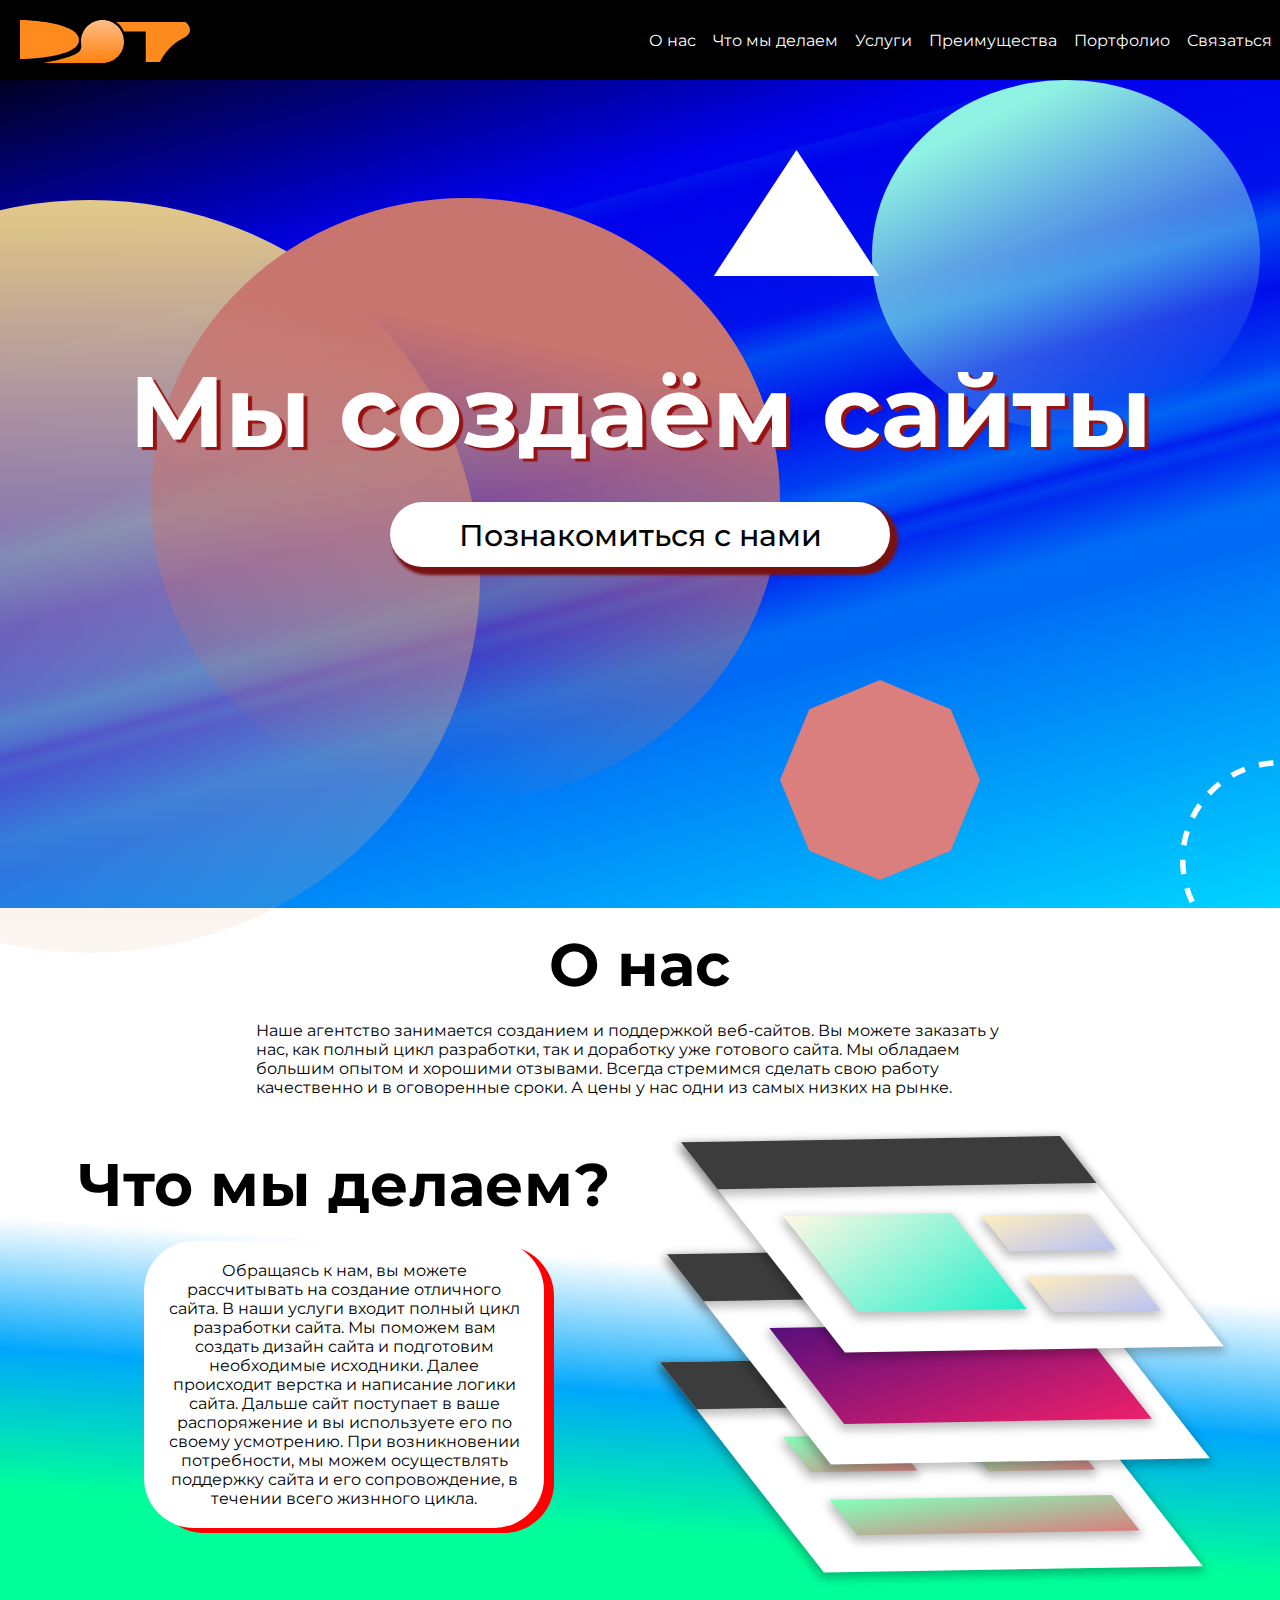
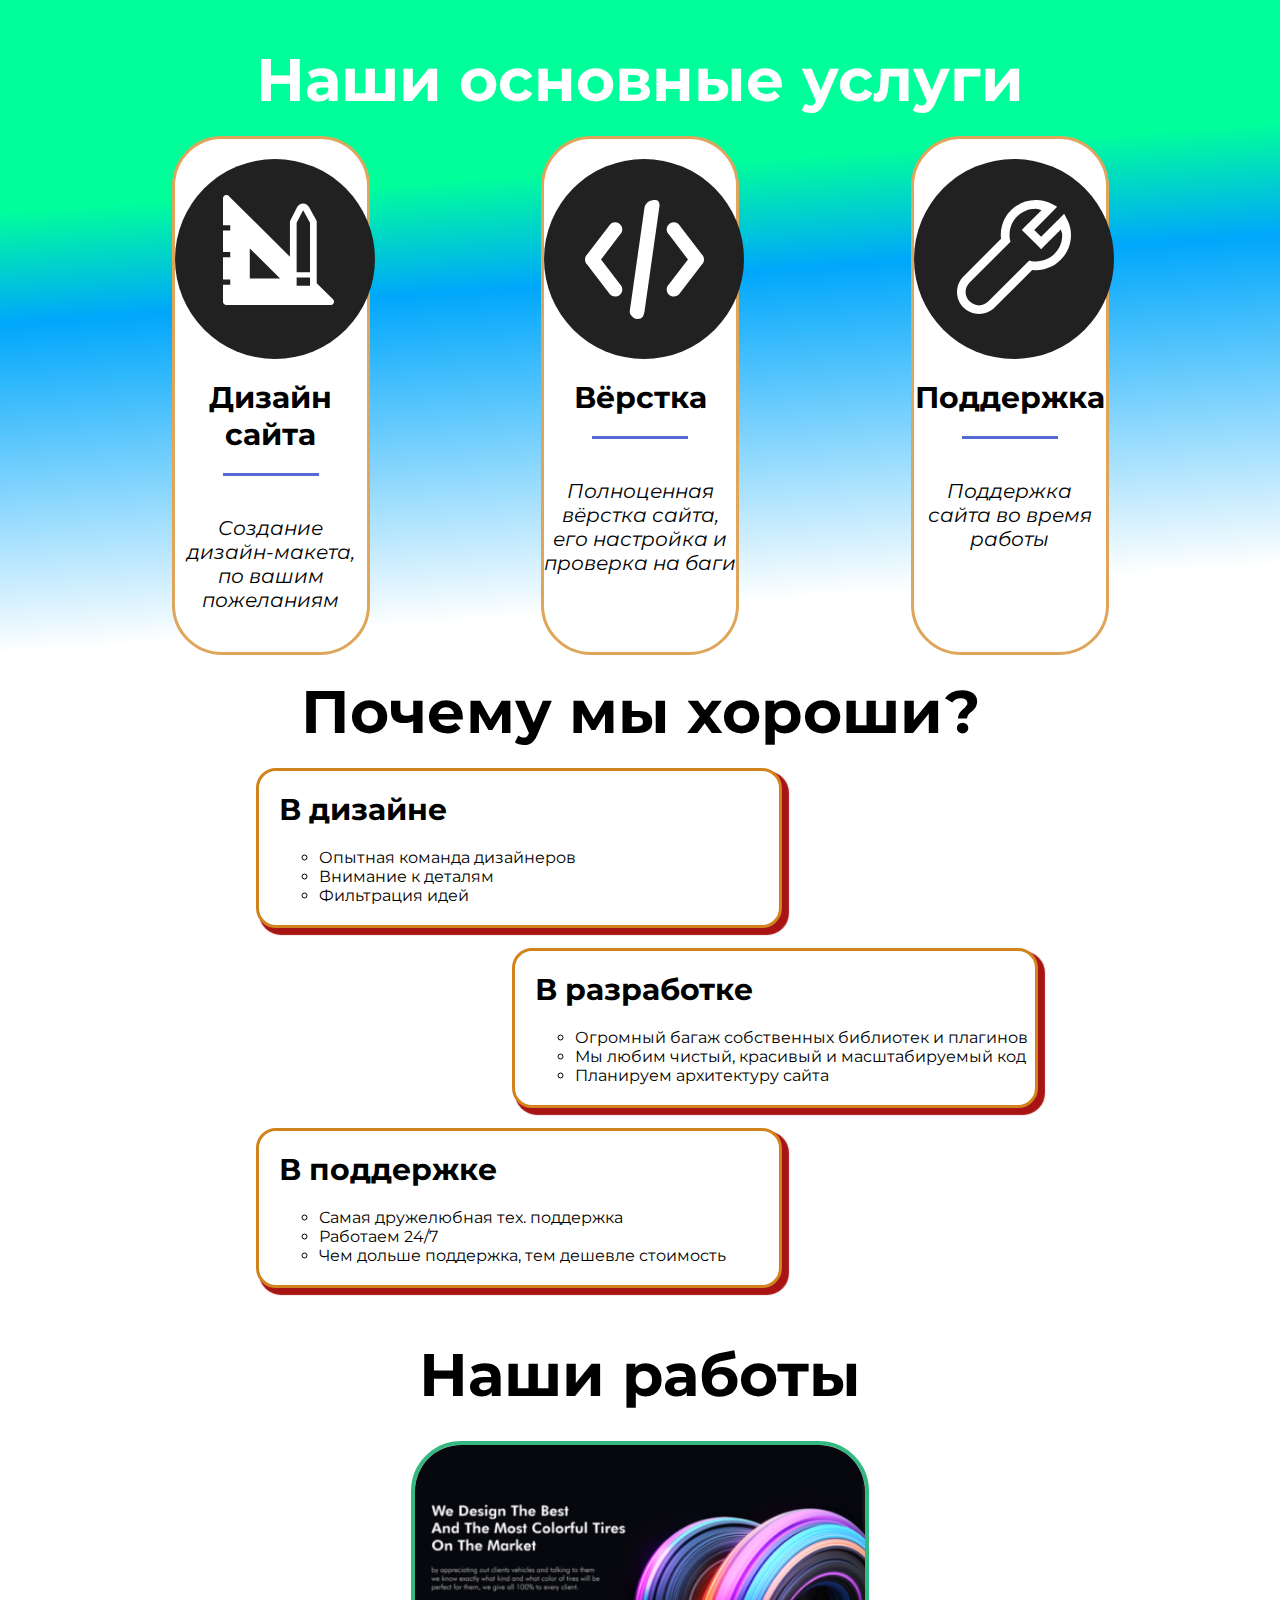
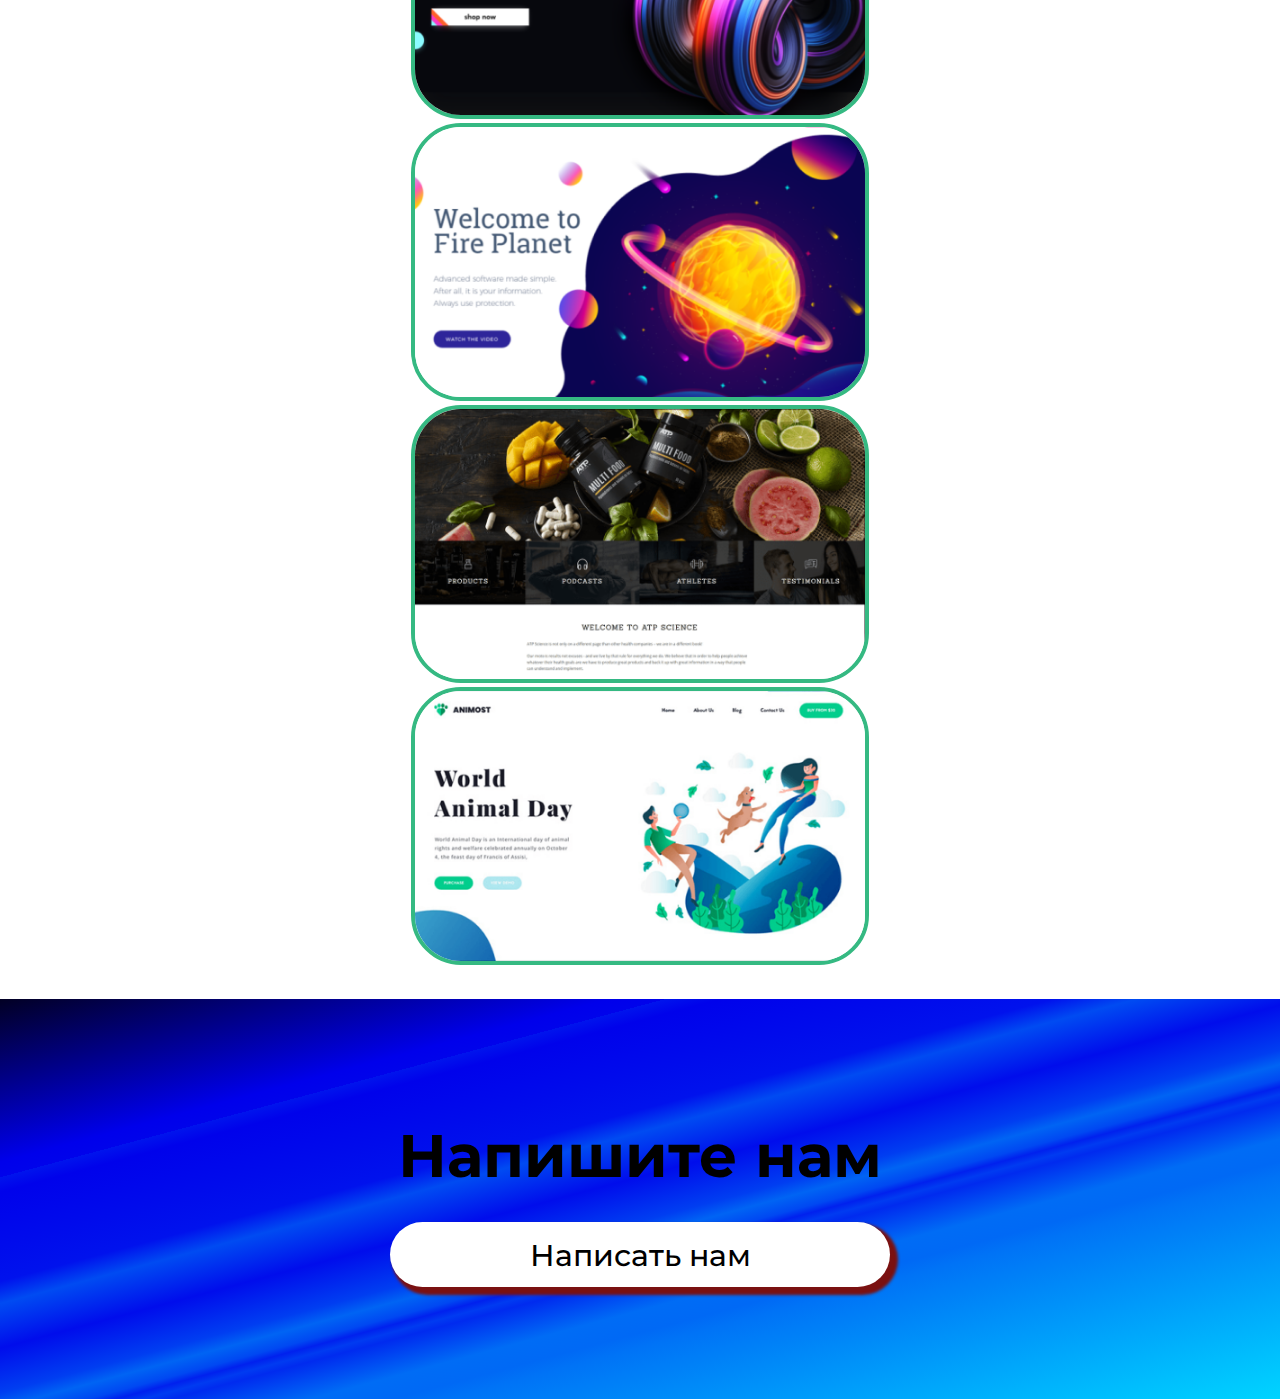
<file: Landing-page/index.html>
<!DOCTYPE html>
<html>
    <head>
        <title>Landing page</title>

        <meta charset="UTF-8">

        <link rel="stylesheet" href="styles.css">
        <link rel="shortcut icon" href="./img/logo.svg" type="image/x-icon">
    </head>
    <body>
        <div class="head">
            <a href="index.html" ><img src="./img/logo.svg" class="logo"></a>
            <div class="headcontainer">
                <a>О нас</a>
                <a>Что мы делаем</a>
                <a>Услуги</a>
                <a>Преимущества</a>
                <a>Портфолио</a>
                <a>Связаться</a>
            </div>
        </div>
        <div class="welcome">
            
            <img src="./img/background/advantages_bg_1.svg" class="FirstBg">
            <img src="./img/background/circle1.svg" class="SecondBg">
            <img src="./img/background/octagon.svg" class="ThirdBg">
            <img src="./img/background/triangle.svg" class="FourthBg">
            <img src="./img/background/circle3.svg" class="FifthBg">
            <img src="./img/background/circle-dashed-border.svg" class="SixthBg">
            <h1 class="welcometext">Мы создаём сайты</h1>
            <a class="welcomebutton">Познакомиться с нами</a>
        </div>
        <div class="info">
            <h2 class="header">О нас</h2>
            <p class="content">
                Наше агентство занимается созданием и поддержкой веб-сайтов. Вы можете заказать у нас, как полный цикл разработки, так и доработку уже готового сайта. 
                Мы обладаем большим опытом и хорошими отзывами. Всегда стремимся сделать свою работу качественно и в оговоренные сроки. А цены у нас одни из самых низких на рынке.
            </p>
        </div>
        <div class="whatWeDoOut">
            <div class="whatWeDo">
                <div class="whatLeft">
                    <h2 class="header">Что мы делаем?</h2>
                    <p class="content whatP">
                        Обращаясь к нам, вы можете рассчитывать на создание отличного сайта. В наши услуги входит полный цикл разработки сайта. Мы поможем вам создать дизайн сайта и подготовим необходимые исходники. Далее происходит верстка и написание логики сайта. Дальше сайт поступает в ваше распоряжение и вы используете его по своему усмотрению. При возникновении потребности, мы можем осуществлять поддержку сайта и его сопровождение, в течении всего жизнного цикла.
                    </p>
                </div>
                <img src="./img/background/pic.svg" class="picture">
            </div>
        </div>
        <div class="services">
            <h2 class="header servicesHeader">Наши основные услуги</h2>
            <div class="servicescontainer">
                <div class="service">
                    <img src="./img/icons/design.svg" alt="Дизайн" class="serviceIcon">
                    <h4 class="serviceHeader">Дизайн сайта</h4>
                    <hr class="serviceLine" />
                    <p class="serviceContent">Создание дизайн-макета, по вашим пожеланиям</p>
                </div>
                <div class="service">
                    <img src="./img/icons/development.svg" alt="Вёрстка" class="serviceIcon">
                    <h4 class="serviceHeader">Вёрстка</h4>
                    <hr class="serviceLine" />
                    <p class="serviceContent">Полноценная вёрстка сайта, его настройка и проверка на баги</p>
                </div>
                <div class="service">
                    <img src="./img/icons/support.svg" alt="Дизайн" class="serviceIcon">
                    <h4 class="serviceHeader">Поддержка</h4>
                    <hr class="serviceLine" />
                    <p class="serviceContent">Поддержка сайта во время работы</p>
                </div>
            </div>
        </div>
        <div class="good">
            <h2 class="header">Почему мы хороши?</h2>
            <div class="goodcontainer">
                <div class="goodItem des">
                    <h4 class="serviceHeader">В дизайне</h4>
                    <ul class="list">
                        <li>Опытная команда дизайнеров</li>
                        <li>Внимание к деталям</li>
                        <li>Фильтрация идей</li>
                    </ul>
                </div>
                <div class="goodItem dev">
                    <h4 class="serviceHeader">В разработке</h4>
                    <ul class="list">
                        <li>Огромный багаж собственных библиотек и плагинов</li>
                        <li>Мы любим чистый, красивый и масштабируемый код</li>
                        <li>Планируем архитектуру сайта</li>
                    </ul>
                </div>
                <div class="goodItem sup">
                    <h4 class="serviceHeader">В поддержке</h4>
                    <ul class="list">
                        <li>Самая дружелюбная тех. поддержка</li>
                        <li>Работаем 24/7</li>
                        <li>Чем дольше поддержка, тем дешевле стоимость</li>
                    </ul>
                </div>
            </div>
        </div>
        <div class="portfolio">
            <h2 class="header" style="margin-top: 50px;">Наши работы</h2>
            <div class="portfoliocontainer">
                <img src="./img/portfolio/site1.png" alt="Work1" class="portfolioItem">
                <img src="./img/portfolio/site2.png" alt="Work2" class="portfolioItem">
                <img src="./img/portfolio/site3.png" alt="Work3" class="portfolioItem">
                <img src="./img/portfolio/site4.png" alt="Work4" class="portfolioItem">
            </div>
        </div>
        <div class="contact">
            <h2 class="header contactHeader">Напишите нам</h2>
            <a class="welcomebutton">Написать нам</a>
        </div>
    </body>
</html>
</file>
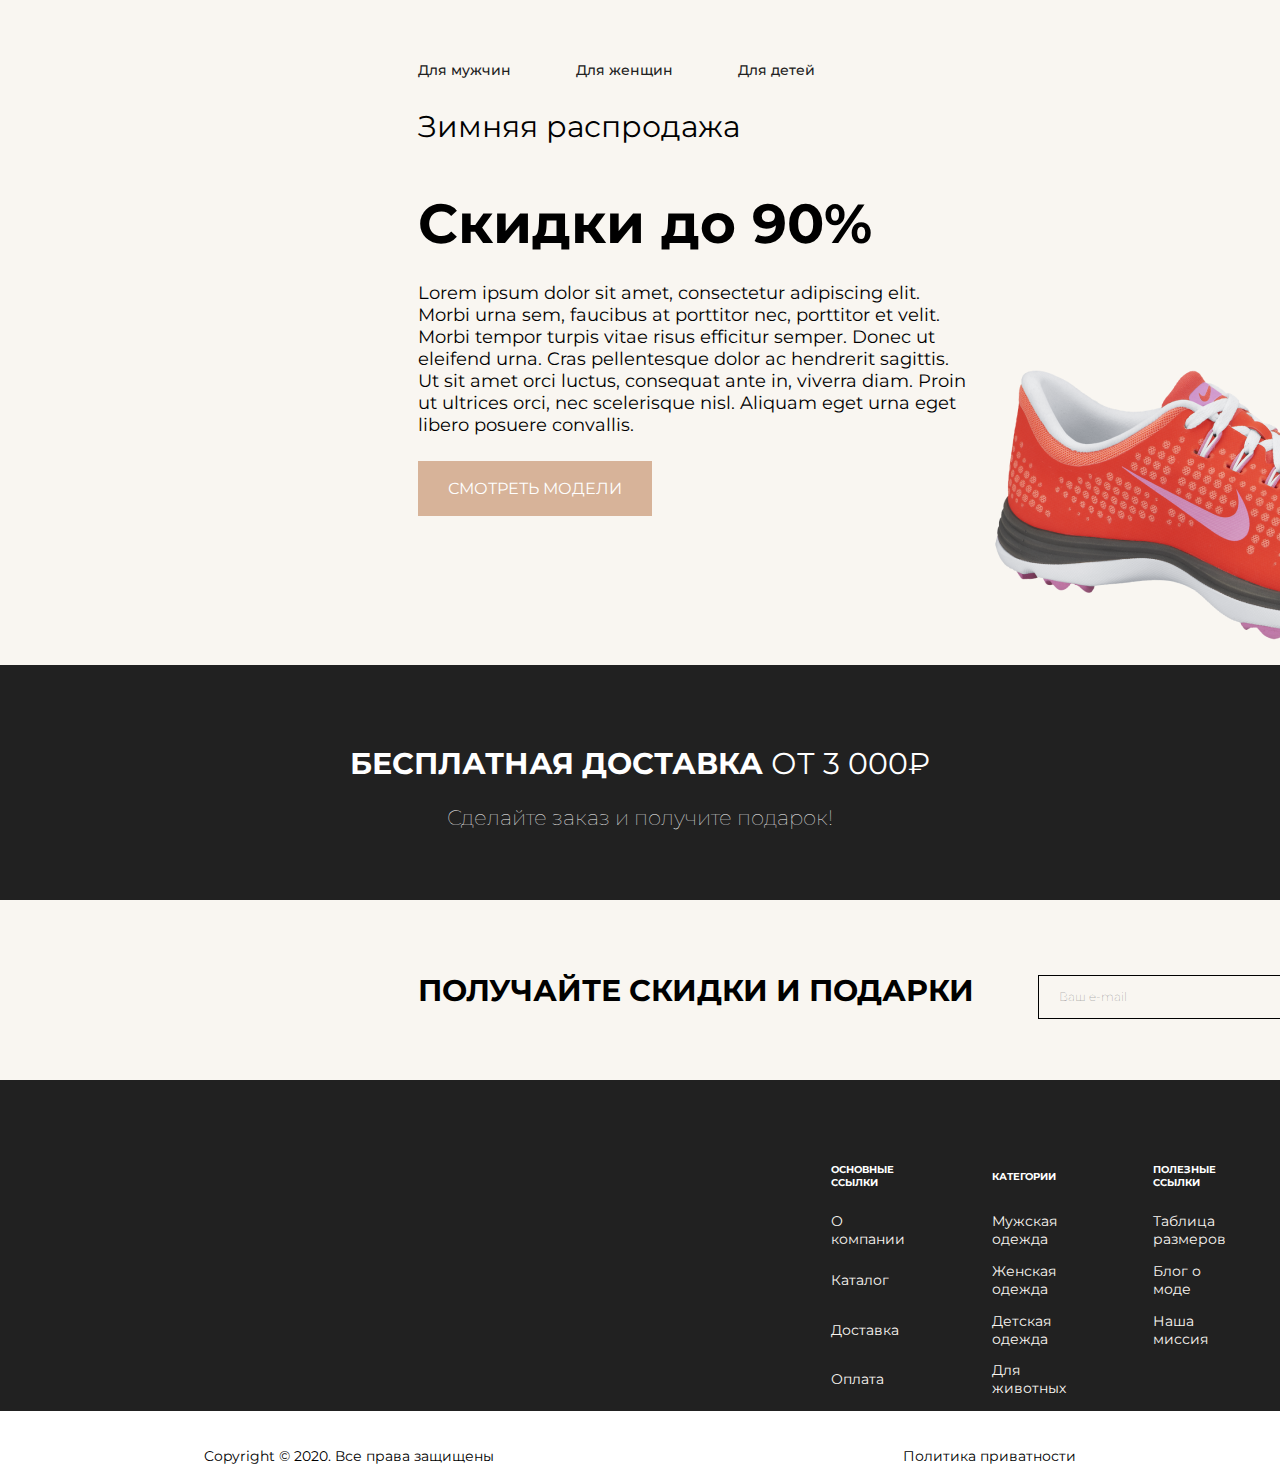
<file: models/index.html>
<!DOCTYPE html>
<html lang="en">
<head>
    <meta charset="UTF-8">
    <meta http-equiv="X-UA-Compatible" content="IE=edge">
    <meta name="viewport" content="width=device-width, initial-scale=1.0">
    <title>Карточка товара</title>
    <link rel="stylesheet" href="style.css">
    <link rel="shortcut icon" href="./img/Model.svg" type="image/x-icon">
</head>
<body>
    <nav>
        <div class="navContainer">
            <div class="typeContainer">
                <a class="navButton">Для мужчин</a>
                <a class="navButton">Для женщин</a>
                <a class="navButton">Для детей</a>
            </div>
            <div class="functionContainer">
                <a class="navButton">Оплата</a>
                <a class="navButton">Доставка</a>
            </div>
        </div>
    </nav>
    <main>
        <div class="content">
            <div class="upContent">
                <h4>Зимняя распродажа</h4>
                <h3>9 900 ₽</h3>
            </div>
            <div class="downContent">
                <h4 class="downHeader">Скидки до 90%</h4>
                <h3 class="downCost">1 900 ₽</h3>
            </div>
            <div class="model">
                <div class="modelContent">
                    <p>
                        Lorem ipsum dolor sit amet, consectetur adipiscing elit. Morbi urna sem, faucibus at porttitor nec, porttitor et velit. Morbi tempor turpis vitae risus efficitur semper. Donec ut eleifend urna. Cras pellentesque dolor ac hendrerit sagittis. Ut sit amet orci luctus, consequat ante in, viverra diam. Proin ut ultrices orci, nec scelerisque nisl. Aliquam eget urna eget libero posuere convallis.
                    </p>
                    <a>СМОТРЕТЬ МОДЕЛИ</a>
                </div>
                <img src="./img/running_shoes_PNG5823.png" alt="Кроссовок" class="modelImg">
            </div>
        </div>
        <div class="freeShiping">
            <h4><span class="free">БЕСПЛАТНАЯ ДОСТАВКА</span> ОТ 3 000₽</h4>
            <p>Сделайте заказ и получите подарок!</p>
        </div>
        <div class="subscribe">
            <div class="content">
                <h2>ПОЛУЧАЙТЕ СКИДКИ И ПОДАРКИ</h2>
                <form>
                    <input type="email" class="email" placeholder="Ваш e-mail">
                    <button class="subscribeButton">Подписаться</button>
                </form>
            </div>
        </div>
        <footer>
            <div class="table">
                <table>
                    <tr>
                        <th class="firstCol">ОСНОВНЫЕ ССЫЛКИ</th>
                        <th>КАТЕГОРИИ</th>
                        <th>ПОЛЕЗНЫЕ ССЫЛКИ</th>
                        <th>СОЦ СЕТИ</th>
                    </tr>
                    <tr>
                        <td class="firstCol firstRow">О компании</td>
                        <td class="firstRow">Мужская одежда</td>
                        <td class="firstRow">Таблица размеров</td>
                        <td class="soc firstRow"><img src="./img/vk.png" alt="vk"><h4>VK.com</h4></td>
                    </tr>
                    <tr>
                        <td class="firstCol">Каталог</td>
                        <td>Женская одежда</td>
                        <td>Блог о моде</td>
                        <td class="soc"><img src="./img/fb.png" alt="fb"><h4>Facebook</h4></td>
                    </tr>
                    <tr>
                        <td class="firstCol">Доставка</td>
                        <td>Детская одежда</td>
                        <td>Наша миссия</td>
                        <td class="soc"><img src="./img/inst.png" alt="Inst"><h4>Instagram</h4></td>
                    </tr>
                    <tr>
                        <td class="firstCol">Оплата</td>
                        <td>Для животных</td>
                    </tr>
                </table>
            </div>
            <div class="copy">
                <h5>Copyright © 2020. Все права защищены</h5>
                <h5>Политика приватности</h5>
            </div>
        </footer>
    </main>
</body>
</html>
</file>
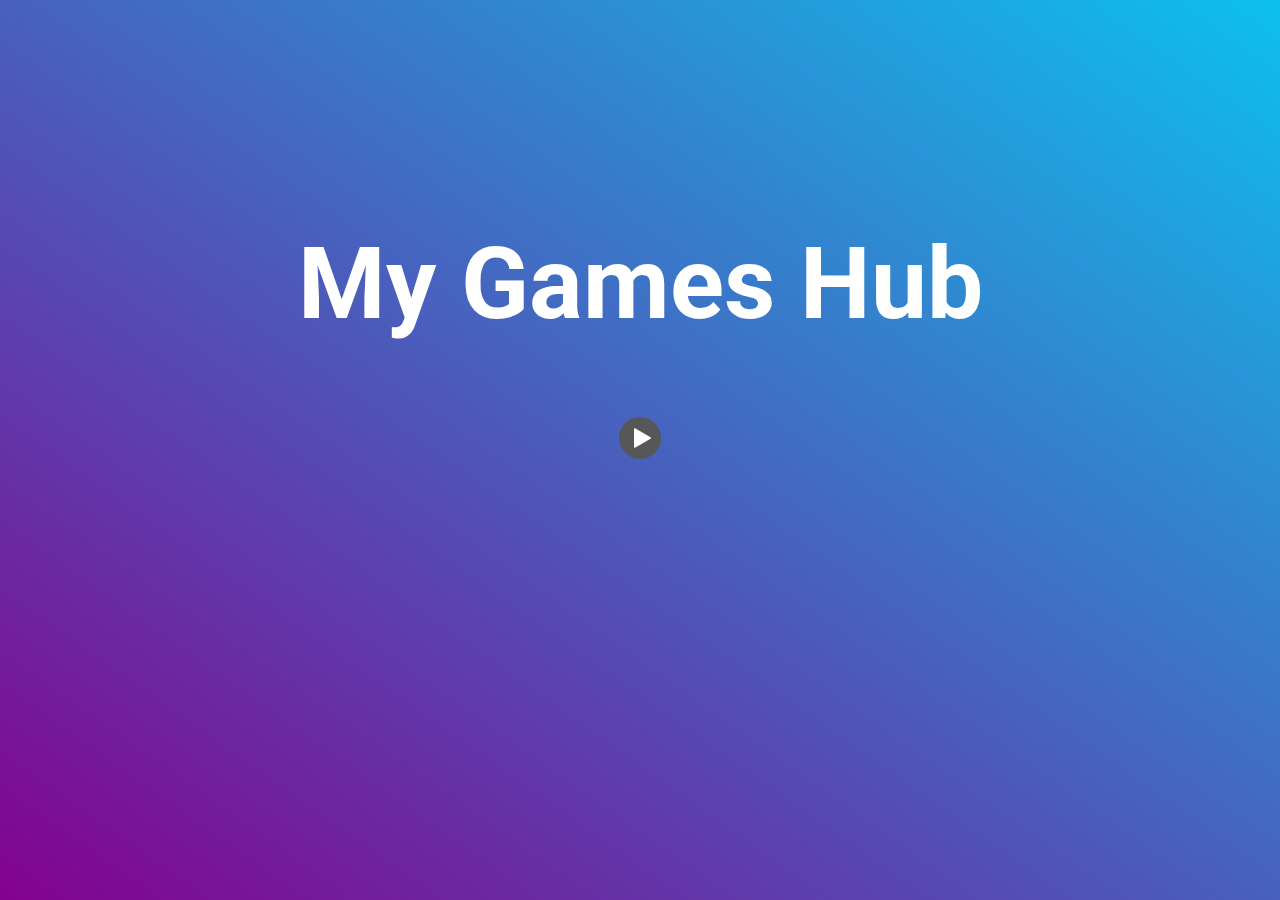
<file: my-games-hub/index.html>
<!DOCTYPE html>
<html>
    <head>
        <title>Games Hub</title>

        <meta charset="UTF8">

        <link rel="stylesheet" href="styles.css">
        <link rel="shortcut icon" href="./img/MGH.svg" type="image/x-icon">
    </head>
    <body>
        <div class="head">
            <h1 class="header"><span class="headertext">My</span> <span class="headertext headergames">Games</span> <span class="headertext headerhub">Hub</span></h1>
            <a href="second.html"><img src="./img/next-page.svg" class="nextpage"></a>
        </div>
    </body>
</html>
</file>
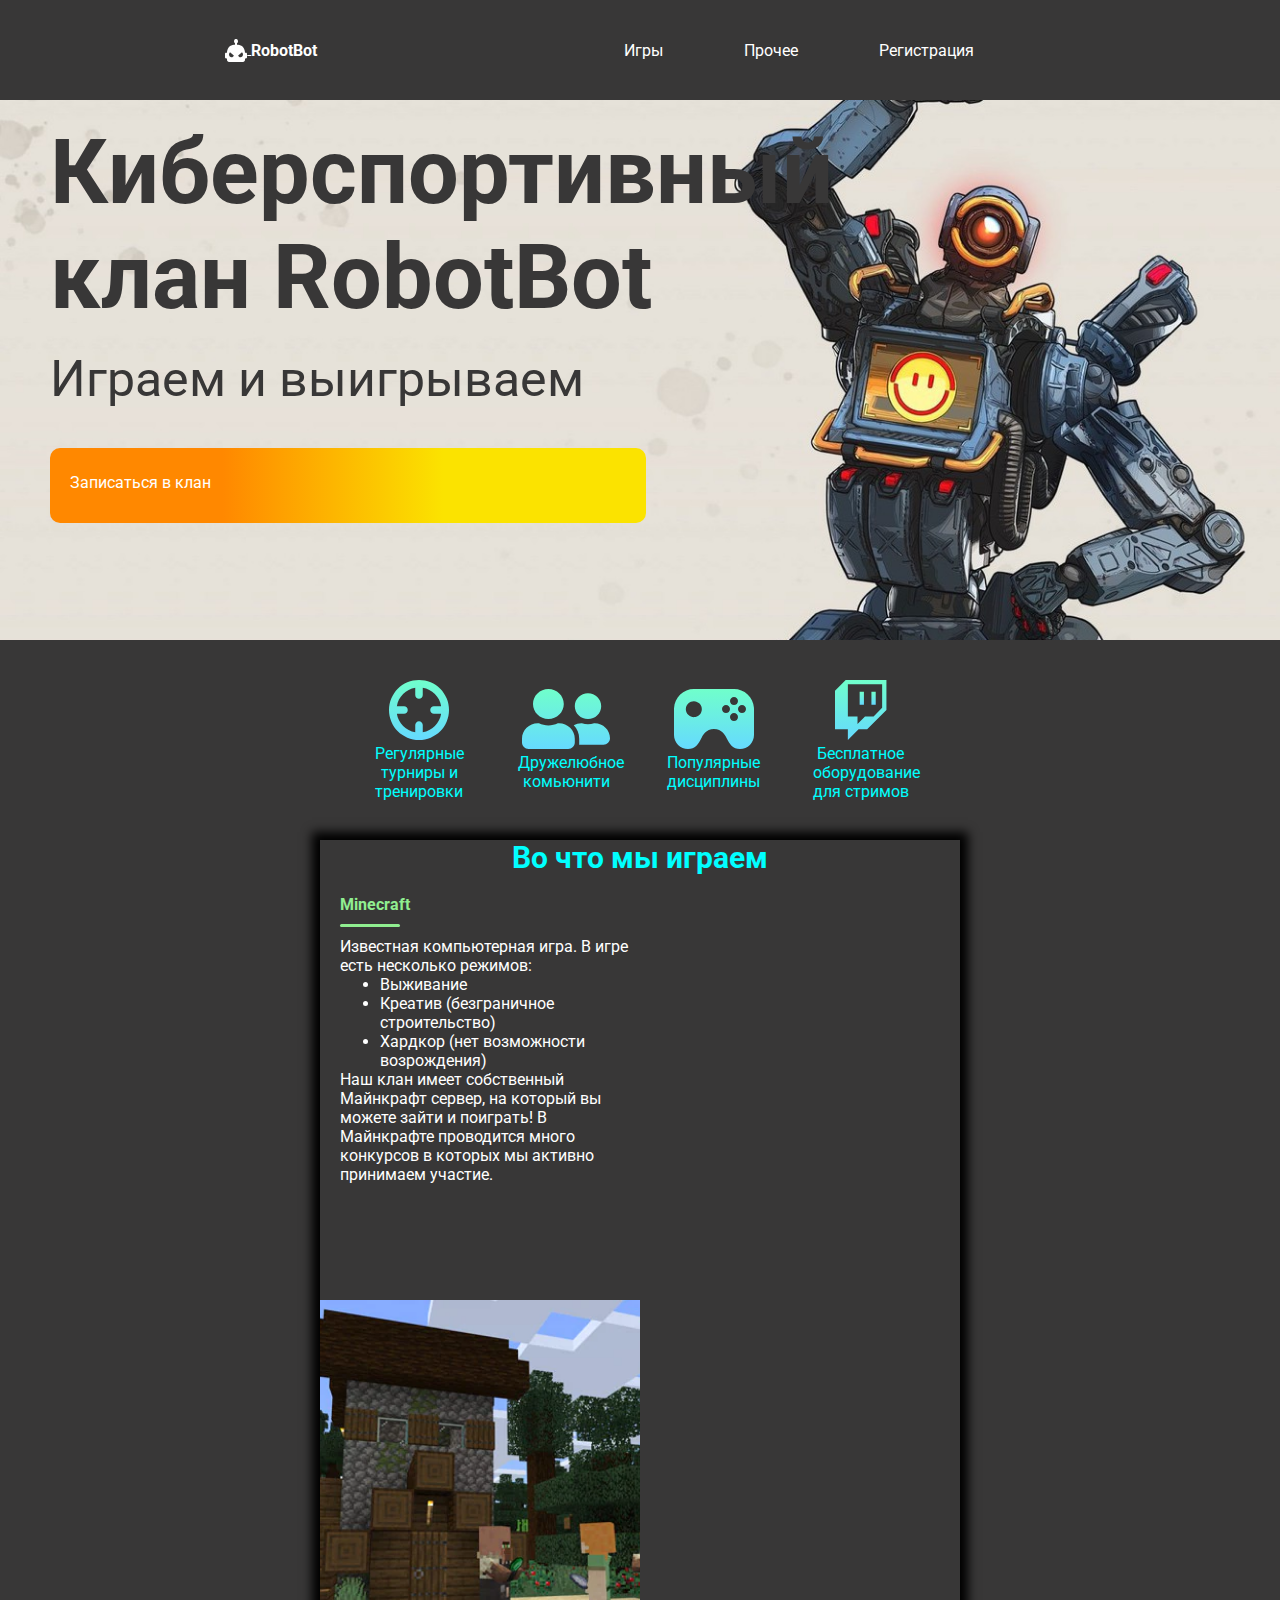
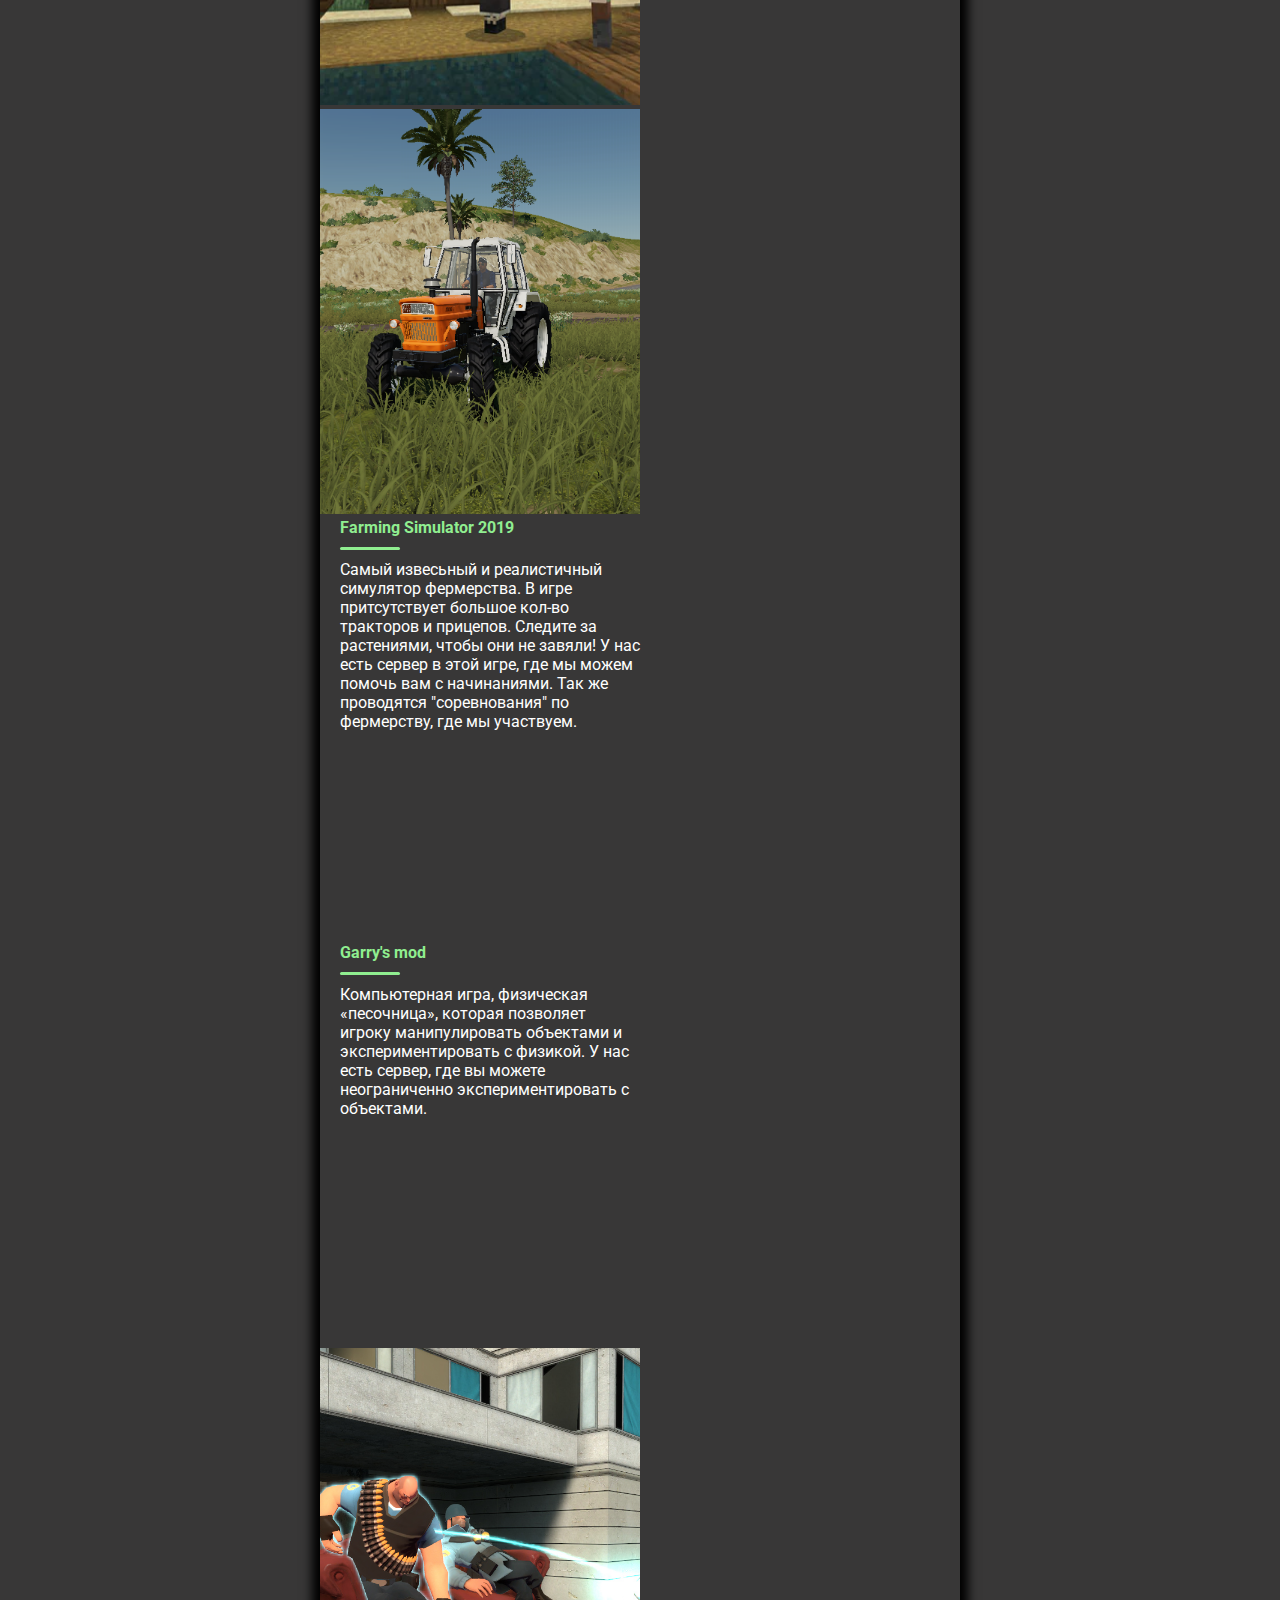
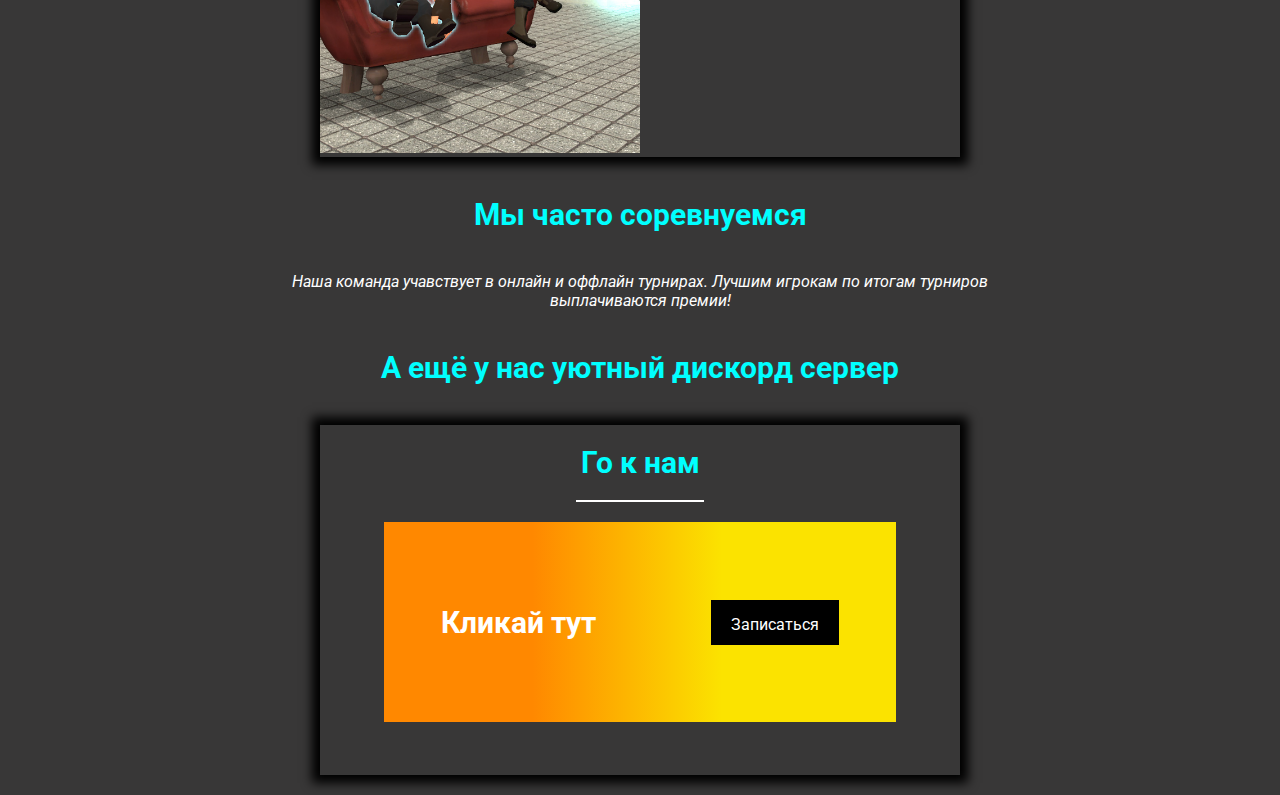
<file: robot-bot/index.html>
<!DOCTYPE html>
<html lang="en">
<head>
    <meta charset="UTF-8">
    <meta http-equiv="X-UA-Compatible" content="IE=edge">
    <meta name="viewport" content="width=device-width, initial-scale=1.0">

    <title>RobotBot</title>

    <link rel="stylesheet" href="./styles.css">
    <link rel="shortcut icon" href="./img/icons/site_logo.svg" type="image/x-icon">
</head>
<body>
    <div class="head">
        <a class="logo" href="./index.html">
            <img src="./img/icons/site_logo.svg" class="logoItem">
            <h4 class="logoItem">RobotBot</h4>
        </a>
        <div class="headContainer">
            <a href="#games" class="headElement">Игры</a>
            <a href="#other" class="headElement">Прочее</a>
            <a href="./registraton.html" class="headElement">Регистрация</a>
        </div>
    </div>
    <div class="clan">
        <div class="clanContainer">
            <h1 class="clanHeader">Киберспортивный клан RobotBot</h1>
            <p class="clanContent">Играем и выигрываем</p>
            <a class="clanButton" href="./registraton.html">Записаться в клан</a>
        </div>
    </div>
    <div class="properties">
        <div class="propertiesContainer">
            <div class="propertiesElement">
                <img src="./img/icons/scope.svg" alt="Прицел">
                <p>Регулярные турниры и тренировки</p>
            </div>
            <div class="propertiesElement">
                <img src="./img/icons/friendly.svg" alt="Друзья">
                <p>Дружелюбное комьюнити</p>
            </div>
            <div class="propertiesElement">
                <img src="./img/icons/joystic.svg" alt="Джойстик">
                <p>Популярные дисциплины</p>
            </div>
            <div class="propertiesElement">
                <img src="./img/icons/twitch.svg" alt="Twitch">
                <p>Бесплатное оборудование для стримов</p>
            </div>
        </div>
    </div>
    <div class="ourGames" id="games">
        <h1 class="header">Во что мы играем</h1>
        <div class="ourGamesContainer">
            <div class="ourGame">
                <div class="ourGameText">
                    <h4 class="ourGameHeader">Minecraft</h4>
                    <hr class="ourGameLine"/>
                    <p class="ourGameContent">Известная компьютерная игра. В игре есть несколько режимов: <ul style="color: white;"><li>Выживание</li><li>Креатив (безграничное строительство)</li><li>Хардкор (нет возможности возрождения)</li></ul><span style="color: white;">Наш клан имеет собственный Майнкрафт сервер, на который вы можете зайти и поиграть! В Майнкрафте проводится много конкурсов в которых мы активно принимаем участие.</span></p>
                </div>
                <div class="ourGameImg Mine">
                </div>
            </div>
            <div class="ourGame">
                <div class="ourGameImg FS19"></div>
                <div class="ourGameText">
                    <h4 class="ourGameHeader">Farming Simulator 2019</h4>
                    <hr class="ourGameLine"/>
                    <p class="ourGameContent">Самый извесьный и реалистичный симулятор фермерства. В игре притсутствует большое кол-во тракторов и прицепов. Следите за растениями, чтобы они не завяли! У нас есть сервер в этой игре, где мы можем помочь вам с начинаниями. Так же проводятся "соревнования" по фермерству, где мы участвуем.</p>
                </div>
                </div>
            </div>
            <div class="ourGame">
                <div class="ourGameText">
                    <h4 class="ourGameHeader">Garry's mod</h4>
                    <hr class="ourGameLine"/>
                    <p class="ourGameContent">Компьютерная игра, физическая «песочница», которая позволяет игроку манипулировать объектами и экспериментировать с физикой. У нас есть сервер, где вы можете неограниченно экспериментировать с объектами.</p>
                </div>
                <div class="ourGameImg GM">
                </div>
            </div>
        </div>
    </div>
    <div class="battle" id="other">
        <h4 class="header battleHeader">Мы часто соревнуемся</h4>
        <p class="battleContent">Наша команда учавствует в онлайн и оффлайн турнирах. Лучшим игрокам по итогам турниров выплачиваются премии!</p>
    </div>
    <h4 class="header discord">А ещё у нас уютный дискорд сервер</h4>
    <div class="go">
        <div class="goContainer">
            <h4 class="header goHeader">Го к нам</h4>
            <hr class="goLine"/>
            <div class="goClick">
                <div class="goClickContainer">
                    <h4 class="header goClickHeader">Кликай тут</h4>
                    <a class="goClickButton" href="./registraton.html">Записаться</a>
                </div>
            </div>
        </div>
    </div>
</body>
</html>
</file>
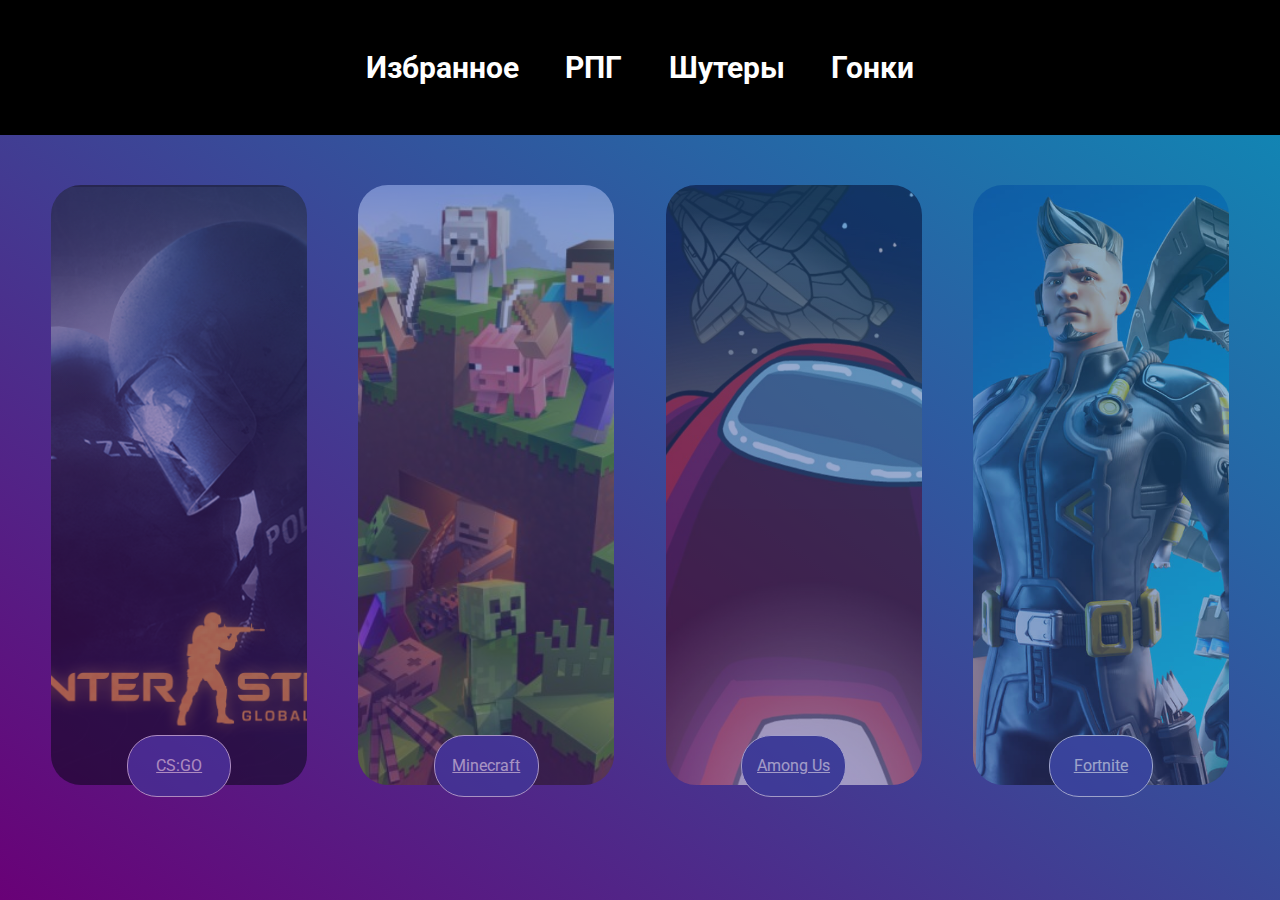
<file: my-games-hub/second.html>
<!DOCTYPE html>
<html>
    <head>
        <title>Hub</title>

        <meta charset="UTF-8">

        <link rel="stylesheet" href="second.css">
        <link rel="shortcut icon" href="./img/MGH.svg" type="image/x-icon">
    </head>
    <body>
        <div class="head">
            <div class="headcontainer">
                <a class="headerButton">Избранное</a>
                <a class="headerButton">РПГ</a>
                <a class="headerButton">Шутеры</a>
                <a class="headerButton">Гонки</a>
            </div>
        </div>
        <div class="content">
            <div class="contentcontainer">
                <div class="gameButton CS">
                    <a class="gameButtonText">CS:GO</a>
                </div>
                <div class="gameButton Minecraft">
                    <a class="gameButtonText">Minecraft</a>
                </div>
                <div class="gameButton Among">
                    <a class="gameButtonText">Among Us</a>
                </div>
                <div class="gameButton Fortnite">
                    <a class="gameButtonText">Fortnite</a>
                </div>
            </div>
        </div>
    </body>
</html>
</file>
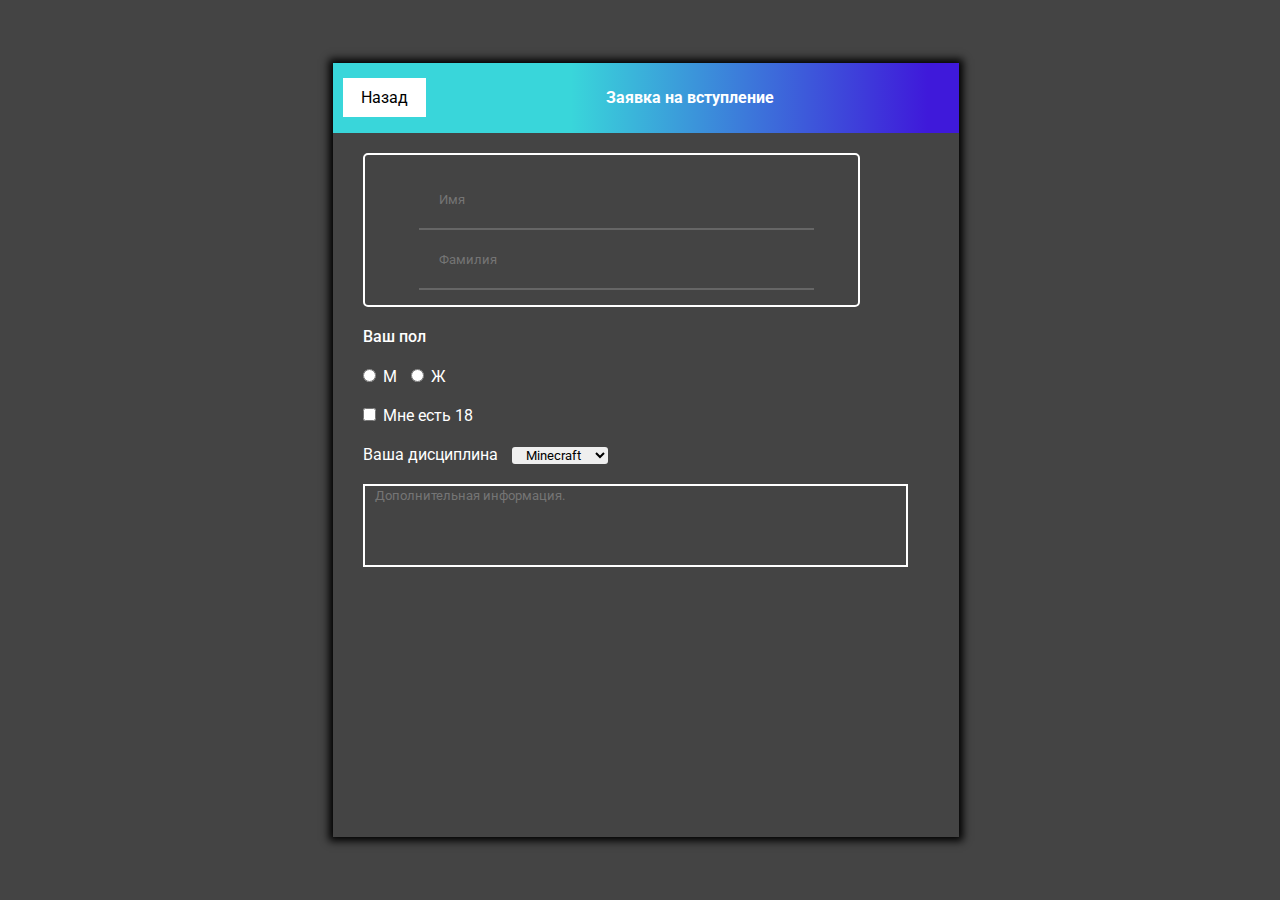
<file: robot-bot/registraton.html>
<html lang="en">
<head>
    <meta charset="UTF-8">
    <meta http-equiv="X-UA-Compatible" content="IE=edge">
    <meta name="viewport" content="width=device-width, initial-scale=1.0">
    <title>Регистрация</title>
    <link rel="stylesheet" href="./registration.css">
    <link rel="shortcut icon" href="./img/icons/site_logo.svg" type="image/x-icon">
</head>
<body>
    <div class="content">
        <div class="head">
            <a class="headButton" href="./index.html">Назад</a>
            <h4 class="header">Заявка на вступление</h4>
        </div>
        <form class="form">
            <div class="name">
                <input type="text" placeholder="Имя" class="nameElement">
                <input type="text" placeholder="Фамилия" class="nameElement">
            </div>
            <div class="info">
                <h4 class="polHeader">Ваш пол</h4>
                <span class="pol"><input type="radio" name="pol" class="pol">
                М</span>
                <span class="pol"><input type="radio" name="pol" class="pol">
                Ж</span>
                <span class="old"><input type="checkbox" name="old"> Мне есть 18</span>
                <span class="game">Ваша дисциплина
                <select name="select" class="gameSelect">
                    <option selected="selected" class="value1">Minecraft</option>
                    <option class="value2">FS19</option>
                    <option class="value3">Garry's mod</option>
                </select></span>
                <textarea cols="32" rows="5" placeholder="Дополнительная информация."></textarea>
            </div>

        </div>
    </div>
</body>
</html>
</file>
<file: style.css>
@import url('https://fonts.googleapis.com/css2?family=Roboto:ital,wght@0,100;0,300;0,400;0,500;0,700;0,900;1,100;1,300;1,400;1,500;1,700;1,900&display=swap');
*{
    margin: 0;
    font-family: 'Roboto', sans-serif;
}
body{
    width: 100%;
    height: 100vh;
}
main{
    background: rgb(63,25,218);
    background: linear-gradient(336deg, rgba(63,25,218,1) 5%, rgba(57,214,218,1) 62%);
    height: 88vh;
}
main h1{
    font-weight: bold;
    font-size: 50px;
    color: white;
    text-align: center;
    padding-top: 20px;
}
.mainGrid{
    display: grid;
    grid-template-columns: 1fr 1fr;
    grid-template-rows: 1fr 1fr 1fr;
    align-items: center;
    width: 60%;
    margin: 50px auto;
    height: 60vh;
    justify-items: center;
}
footer{
    background-color: brown;
    height: 12vh;
}
.latest{
    grid-column: span 2;
}
.mainGrid a{
    text-decoration: none;
    background-color: cadetblue;
    color: white;
    border-radius: 30px;
    padding: 10px 20px;
    margin: 0 auto;
    transition-duration: 0.2s;
    width:max-content;
    display: block;
}
.mainGrid a:hover{
    transition-duration: 0.5s;
    transform: scale(1.1);
}
footer h3{
    text-align: center;
    color: white;
    padding-top: 20px;
}
footer p{
    text-align: center;
    color: white;
    padding-top: 10px;
}
@media (max-width: 500px) {
    .mainGrid{
        display: block;
        height: max-content;
    }
    .mainGrid a{
        margin-top: 10px;
    }
}
</file>
<file: about-me/style.css>
@import url('https://fonts.googleapis.com/css2?family=Roboto:ital,wght@0,100;0,300;0,400;0,500;0,700;0,900;1,100;1,300;1,400;1,500;1,700;1,900&display=swap');
/* #476386 */
*{
    margin: 0;
    font-family: 'Roboto', sans-serif;
}
nav{
    width: 100%;
    background-color: #FCFDFD;
}
.navContainer{
    height: 96px;
    padding-left: 496px;
    display: flex;
    justify-content: space-between;
    align-items: center;
}   
.navButton{
    color: black;
    text-decoration: none;
}
.navButton:hover{
    color: #34547A;
}
main{
    background-color: #FCFDFD;
}
.container{
    width: 1107px;
    margin: 0 auto;
}
.main{
    display: flex;
}
.main div{
    width: 49%;
    height: 604px;
}
.mainImg{
    background-image: url(./img/Computer.png);
    background-position: center;
    background-repeat: no-repeat;
}
.mainContent{
    padding-top: 154px;
}
.mainContent h2{
    font-size: 48px;
    font-weight: medium;
}
.mainContent p{
    margin-top: 60px;
    font-weight: normal;
    font-size: 16px;
    color: #727272;
}
.mainContent button{
    margin-top: 60px;
    width: 225px;
    height: 65px;
    background-color: #34547A;
    color: white;
    outline: 0;
    font-weight: normal;
    font-size: 16px;
    letter-spacing: 10%;
    border: 0;
}
.mainContent button:hover{
    opacity: 0.9;
}
.about{
    height: 361px;
}
.about h2{
    font-size: 32px;
    font-weight: medium;
    text-align: center;
    margin-top: 112px;
}
.about p{
    font-weight: normal;
    font-size: 16px;
    padding-top: 50px;
    text-align: center;
    width: 540px;
    margin: 0 auto;
    color: #727272;
    line-height: 164.1%;
}
.works{
    background-color: #afc4df;
}
.worksContainer{
    height: 250px;
    display: flex;
    justify-content: space-between;
    align-items: center;
}
.worksElement{
    height: 50px;
}
.worksElement img{
    display: inline-block;
    width: 50px;
    height: 50px;
}
.worksElement div{
    display: inline-block;
    margin-left: 20px;
    vertical-align: top;
}
.worksElement div > h2{
    color:white;
    font-size: 21px;
    font-weight: medium;
}
.worksElement div > p{
    color: white;
    font-size: 16px;
    font-weight: normal;
}
.name{
    padding-top: 50px;
    padding-bottom: 40px;
    height: 389px;
    display: flex;
    justify-content: space-between;
}
.nameContent{
    width: 49%;
}
.nameImg{
    width: 389px;
    height: 389px;
    background-image: url(./img/hero-avatar.png);
    background-size: cover;
    background-repeat: no-repeat;
}
.nameContent h4{
    font-size: 24px;
    font-weight: medium;
}
.nameContent h2{
    margin-top: 30px;
    color:#34547A;
    font-size: 50px;
    font-weight: medium;
}
.nameContent p{
    margin-top: 30px;
    font-size: 21px;
    font-weight: 300;
}
.nameContent button{
    margin-top: 40px;
    width: 225px;
    height: 65px;
    background-color: #34547A;
    color: white;
    outline: 0;
    font-weight: normal;
    font-size: 16px;
    letter-spacing: 10%;
    border: 0;
}
.nameContent button:hover{
    opacity: 0.9;
}
.videoSection{
    background-color: #EEEFF1;
}
.video{
    height: 1004px;
}
.video h2{
    padding-top: 100px;
    text-align: center;
    font-size: 32px;
    font-weight: medium;
}
.video p{
    color: #727272;
    width: 540px;
    text-align: center;
    padding-top: 50px;
    font-weight: normal;
    font-size: 16px;
    line-height: 164.1%;
    margin: 0 auto;
}
.videoImg{
    height: 600px;
    margin-top: 57px;
}
.videoImg img{
    margin: 250px 505px;
}
.webSection{
    background-color: #EEEFF1;
}
.web{
    width: 540px;
    height: 762px;
}
.web h2{
    padding-top: 100px;
    text-align: center;
    font-size: 32px;
    font-weight: medium;
}
.web p{
    color: #727272;
    width: 540px;
    text-align: center;
    padding-top: 50px;
    font-weight: normal;
    font-size: 16px;
    line-height: 164.1%;
    margin: 0 auto;
}
.web div{
    display: flex;
    width: 100%;
    justify-content: space-between;
}
.web div > input{
    display: inline-block;
    height: 50px;
    width: 235px;
    padding-left: 20px;
    color: #5F5D5D;
    background-color: white;
    font-weight: normal;
    font-size: 14px;
    margin-top: 65px;
    border: 0;
    outline: 0;
}
.web textarea{
    border: 0;
    outline: 0;
    resize: none;
    width: 520px;
    height: 160px;
    margin-top: 20px;
    color: #5F5D5D;
    font-weight: normal;
    font-size: 14px;
    padding-left: 20px;
    padding-top: 15px;
    display: block;
}
.web button{
    width: 190px;
    height: 55px;
    background-color: #34547A;
    font-size: 14px;
    font-weight: normal;
    color: white;
    letter-spacing: 15%;
    border: 0;
    margin-left: 176px;
    margin-top: 50px;
}
.web button:hover{
    opacity: 0.9;
}
footer{
    background-color: #34547A;
}
.footer{
    height: 151px;
}
.footer h2{
    color: white;
    font-size: 21px;
    font-weight: medium;
    text-align: center;
    padding-top: 57px;
}
.footer p{
    color: white;
    font-size: 13px;
    font-weight: normal;
    text-align: center;
    padding-top: 20px;
}
</file>
<file: dmitriy/style.css>
*{
    font-family: Arial, Helvetica, sans-serif;
    margin: 0;
}
.aboutMe{
    display: grid;
    /* grid-template-areas: 
    "avtoritet go go"
    "krepost krepost instinkt"
    "travel new new"; */
    grid-template-rows: repeat(3, 1fr);
    grid-template-columns: 1fr 1fr 1fr;
    overflow-x: hidden;
    overflow-y: hidden;
}
.aboutMeItem{
    background-repeat: no-repeat;
    background-size: cover;
    background-position: center;
    background-blend-mode: multiply; 
}
.header{
    color: white;
    font-weight: 600;
    font-size: 40px;
    text-align: center;
    margin: 0 auto;
}
.line{
    width: 60%;
    height: 3px;
    border: 0;
    border-radius: 30px;
    background-color: white;
    margin: 0 auto;
}
.content{
    font-weight: 200;
    font-size: 20px;
    text-align: center;
    margin: 0 auto;
    color: white;
}
.aboutMeItem{
    height: 500px;
    transition-duration: 0.2s;
    transition-timing-function: linear;
    
}
.aboutMeItem:hover{
    transform: scale(1.01);
    transition-duration: 0.4s;
    transition-timing-function: linear;
}
.aboutMeItem:nth-child(1){
    background-image: url(./img2/pic01.jpg);
    background-color: #7ffff4;
}
.aboutMeItem:nth-child(2){
    background-image: url(./img2/pic02.jpg);
    background-color:#600baf;
    grid-column: span 2;
}
.aboutMeItem:nth-child(3){
    background-image: url(./img2/pic03.jpg);
    background-color: #f58585;
    grid-column: span 2;
}
.aboutMeItem:nth-child(4){
    background-image: url(./img2/pic04.jpg);
    background-color: #ffe87f;
}
.aboutMeItem:nth-child(5){
    background-image: url(./img2/pic05.jpg);
    background-color: #7facff;
}
.aboutMeItem:nth-child(6){
    background-image: url(./img2/pic06.jpg);
    background-color: #60be4d;
    grid-column: span 2;
}
.info{
    width: 100%;
    background-color: #101561;
    
}
.infoContainer{
    width: 60%;
    margin: 0 auto;
}
.infoHeader{
    margin: 0 auto;
    text-align: center;
}
.headButton{
    display: block;
    margin-top: 40px;
    padding: 10px;
    width: 200px;
    text-align: center;
    border: 2px solid white;
    color: white;
}
.headerContainer{
    padding: 100px;
}
header{
    background-image: url(./img2/banner.jpg);
    background-color: #4f4dbe;
    background-repeat: no-repeat;
    background-size: cover;
    background-blend-mode: multiply; 
}
.headHeader{
    color: white;
    padding-bottom: 10px;
}
.headContent{
    color: white;
    padding-top: 10px;
}
.headLine{
    height: 3px;
    border: 0;
    border-radius: 30px;
    background-color: white;
}
.headerContainer p{
    display: inline-block;
}
.headerContainer a{
    display: inline-block;
    margin-top: 10px;
    margin-left: 20px;
}
</file>
<file: insbruck/style.css>
@import url('https://fonts.googleapis.com/css2?family=Noto+Sans:ital,wght@0,400;0,700;1,400;1,700&display=swap');
*{
    margin: 0;
    font-family: 'Noto Sans', sans-serif;
}
.headElement{
    font-size: 30px;
    color: #121274;
    text-decoration: none;
}
.head{
    width: 100%;
    height: 60px;
}
.headContainer{
    display: flex;
    width: 60%;
    height: 60px;
    margin: 0 auto;
    justify-content: space-between;
    align-items: center;
}
.slogan{
    background-image: url(./img/innsbruck1.png);
    height: 500px;
    width: 100%;
}
.sloganHeader{
    padding-top: 250px;
    width: 60%;
    margin: 0 auto;
    color: white;
}
.content{
    width: 60%;
    margin: 0 auto;
}
.header{
    color:#121274;
    height: 60px;
    padding-top: 30px;
}
.infoNumbers{
    display: inline-block;
    vertical-align:top;
}
.infoHeader{
    height: 40px;
    padding-top: 20px;
}
.infoList{
    list-style: none;
}
.listElement::before{
    content: "✓ ";
}
.add{
    background-image: url(./img/skier.png);
    background-size: cover;
    background-position: right;
    width: 250px;
    height: 250px;
    display: inline-block;
}
.addContent{
    font-size: 30px;
}
.temperature{
    display: flex;
    flex-direction: column;
}
.temperatureImg{
    border: 2px solid #555555;
}
.temperatureContent{
    color:white;
    background-color: #555555;
    width: 100%;
    text-align: center;
}
.numberAndAdd{
    display: flex;
    width: 100%;
    justify-content: space-between;
}
.place{
    display: flex;
    justify-content: space-between;
    height: 300px;
    /* text-align: center; */
    background-color: #7ebba7;
    align-items: center;
    margin-top: 10px;
}
.place img{
    height: 300px;
}
.place h2{
    display: inline-block;
    /* height: 300px; */
    margin: 0 auto;
}
.table{
    margin: 20px auto;
    border: 2px solid black;
    border-collapse: collapse;
}
.row{
    height: 30px;
}
.tableHeader{
    background-color: blue;
    color: white;
    text-align: center;
    border: 2px solid black;
    margin: 0;
}
.tableData{
    text-align: center;
    border: 2px solid black;
    margin: 0;
}
.footer{
    height: 100px;
    background-color: #7ebba7;
    width: 100%;
}
.notVisibleTable{
    display: none;
    border: 2px solid black;
    border-collapse: collapse;
    margin: 20px auto;
}
.footerContainer{
    display: flex;
    justify-content: space-around;
    align-items: center;
    height: 100%;
}
.nvHeaderRow{
    height: 30px;
    background-color: #8484a7;
}
.nvDataRow{
    height: 50px;
    background-color: white;
}
.nvTableHeader{
    color: black;
    text-align: center;
    border: 2px solid black;
}
.nvTableData{
    text-align: center;
    color: black;
    border: 2px solid black;
}
@media (max-width: 1700px) {
    .place{
        flex-wrap: wrap;
        height: 500px;
        justify-content: center;
    }
    .place img{
        width: 100%;
        height:min-content;
    }
}
@media (max-width: 800px) {
    .numberAndAdd{
        flex-direction: column;
    }
    .add{
        margin: 0 auto;
    }
    .place{
        height: 300px;
    }
}
@media (max-width: 700px) {
    .headContainer{
        flex-direction: column;
    }
}
@media (max-width: 600px) {
    .place{
        height: 200px;
    }
    .table{
        width: 100%;
    }
    .footerContainer{
        flex-direction: column;
    }
}
@media (max-width: 500px) {
    .notVisibleTable{
        display: table;
    }
    .table{
        display: none;
    }
}
</file>
<file: it-news/styles.css>
@import url('https://fonts.googleapis.com/css2?family=Montserrat:wght@500&display=swap');

*{
    font-family: 'Montserrat', sans-serif;
    margin:0;
    padding: 0;
}
.head{
    height: 100vh;
    width: 100%;
    background-color: #d8d4d4;
}
.article{
    background-color: #ffffff;
    /* display: flex;
    justify-content: center;
    flex-direction: column; */
    text-align: center;
    border: 2px solid black;
    border-radius: 5px;
    width: 44%;
    margin: 40px auto;
}
h2{
    color: white;
    background-color: black;
    position: sticky;
    top:0;
}
.category{
    text-decoration: underline;
    display: block;
    background-color: #ff5e00;
    color:black;
}
p{
    text-align: left;
    margin: 20px 25px;
}
body{
    background-color: white;
}
.header{
    display: flex;
    position: relative;
    justify-content: center;
    font-size:150px;
    animation-name: HeaderAnim;
    animation-duration: 5s;
    animation-iteration-count: infinite;
    top:80px;
    font-style: bold;
    width: 80%;
    margin: 20px auto;
}
.headerblack{
    color: black;
    opacity: 0.9;
    top: -440px;
    left: 40px;
}
.headerred{
    color: rgb(255, 0, 0);
    opacity: 0.5;
    position: relative;
    top: -180px;
    left: 20px;
    animation-delay: 0.5s;
}
.headerblue{
    color: #5151a7;
    opacity: 0.6;
    /* top: -430px;
    left: 40px; */
    animation-delay: 1s;
}
.button{
    /* display: flex; */
    /* justify-content: center; */
    display: block;
    text-align: center;
    font-style: bold;
    margin: 0px auto;
    position: relative;
    top: -260px;
    font-size:20px;
    width: 300px;
    height: 37px;
    padding-top: 10px;
}
.toupbutton{
    background-color: black;
    color: #ffffff;
    border: 0;
    border-radius: 10px;
    height: 20px;
    padding:10px;
    position:fixed;
    right: 50px;
    bottom: 50px;
}
.buttonblack{
    background-color: black;
    color: white;
    top:-390px;
    text-decoration: none;
}
.buttonred{
    background-color: red;
    opacity: 0.5;
    top:10px;
    left:20px;
    right:30px;
    top: -284px;
}
.buttonblue{
    background-color: #5151a7;
    opacity: 0.5;
    left:-20px;
    top: -355px;
}

@keyframes HeaderAnim{
    0%{
        transform: translate(0, 0);
    }
    50%{
        transform: translate(-30px, 30px);
    }
    100%{
        transform: translate(0, 0);
    }
}





@keyframes TestHeaderAnim{
    0%{
        color: black;
    }
    20%{
        color: brown;
    }
    40%{
        color:red;
    }
    60%{
        color: aqua;
    }
    80%{
        color:darkgreen;
    }
    100%{
        color:black;
    }
}
</file>
<file: Landing-page/styles.css>
@import url('https://fonts.googleapis.com/css2?family=Montserrat:ital,wght@0,300;0,400;0,500;0,600;0,700;0,800;1,300;1,400;1,500;1,600;1,700;1,800&display=swap');
*{
    margin: 0;
    font-family: 'Montserrat', sans-serif; 
}
body{
    overflow-x: hidden;
}
.head{
    width: 100%;
    height: 80px;
    background-color: black;
    color: white;
}
.headcontainer{
    display: flex;
    justify-content: space-around;
    align-content: center;
    width: 50%;
    height: 80px;
    
    align-items: center;
    /* position: relative;
    right: 0;*/
    
    float:right;
}
.logo{
    display: inline-block;
    margin: 20px 20px;
}
.welcome{
    width: 100%;
    height: 92vh;
    overflow: hidden;
    background: rgb(2,0,36);
        background: linear-gradient(165deg, rgba(2,0,36,1) 0%, rgba(0,0,235,1) 22%, rgba(0,3,235,1) 24%, rgba(0,20,237,1) 24%, rgba(0,2,235,1) 26%, rgba(0,7,236,1) 30%, rgba(0,11,236,1) 33%, rgba(0,18,237,1) 38%, rgba(0,75,242,1) 41%, rgba(0,13,236,1) 47%, rgba(0,62,241,1) 53%, rgba(0,100,244,1) 55%, rgba(0,72,242,1) 57%, rgba(0,33,238,1) 58%, rgba(0,59,241,1) 59%, rgba(0,43,239,1) 60%, rgba(0,82,243,1) 63%, rgba(0,108,245,1) 65%, rgba(0,105,245,1) 68%, rgba(0,115,246,1) 70%, rgba(0,125,247,1) 73%, rgba(0,128,247,1) 74%, rgba(0,154,250,1) 82%, rgba(0,167,251,1) 86%, rgba(0,212,255,1) 100%);
}
.welcometext{
    position: relative;
    text-align: center;
    text-shadow: 4px 3px 1px #971212;
    padding-top: 30vh;
    display: block;
    font-size: 100px;
    color: white;
}
.welcomebutton{
    position: relative;
    background-color: white;
    display: block;
    width: 500px;
    height: 50px;
    padding-top: 15px;
    font-weight: 500;
    font-size: 30px;
    text-align: center;
    margin: 30px auto;
    -webkit-box-shadow: 5px 5px 3px 3px #7A1111; 
    box-shadow: 5px 5px 3px 3px #7A1111;
    border-radius: 50px;
}
.FirstBg{
    position: absolute;
    left: -300px;
    top:200px;
}
.SecondBg{
    position: absolute;
    right: 20px;
    
}
.ThirdBg{
    position: absolute;
    bottom: 20px;
    right:300px;
    animation-name: Octagon;
    animation-duration: 2s;
    animation-delay: 1s;
    animation-iteration-count: infinite;
}
.FourthBg{
    position: absolute;
    top: 150px;
    right:400px;
    animation-name: Triangle;
    animation-duration: 3s;
    animation-iteration-count: infinite;
}
.FifthBg{
    position: absolute;
    bottom: 100px;
    right:500px;
    animation-name: Circle;
    animation-duration: 10s;
    animation-iteration-count: infinite;
}
.SixthBg{
    position: absolute;
    overflow: hidden;
    right: -100px;
    bottom: -60px;
    width: 200px;
    animation-name: DashedAnim;
    animation-duration: 5s;
    animation-iteration-count: infinite;
}
.header{
    color: black;
    font-style: bold;
    font-size: 60px;
    margin: 20px auto;
    text-align: center;
}
.content{
    margin: 20px auto;
    color: black;
    width: 60%;
}
.info{
    width: 100%;
    height: 200px;
}
.whatWeDo{
    max-width: 1200px;
    margin: 0 auto;
    text-align:center;
}
.whatLeft{
    display: inline-block;
    vertical-align: top;
    width: 50%;
}
.whatP{
    padding-left: 20px;
    background-color: white;
    border-radius: 50px;
    box-shadow: 10px 5px 0 red;
    padding:20px;
}
.picture{
    display: inline-block;
}
.whatWeDoOut{
    background: rgb(255,255,255);
background: linear-gradient(184deg, rgba(255,255,255,1) 32%, rgba(0,167,251,1) 56%, rgba(0,255,154,1) 81%);
}
.services{
    background: rgb(255,255,255);
background: linear-gradient(356deg, rgba(255,255,255,1) 12%, rgba(0,167,251,1) 56%, rgba(0,255,154,1) 71%);
}
.servicesHeader{
    color:white;
    margin: 0;
    padding-top: 50px;
}
.service{
    display: inline-block;
    width: 15%;
    border: 3px solid #dfa55a;
    border-radius: 50px;
    text-align: center;
    background-color: white;
}
.servicescontainer{
    display: flex;
    justify-content: space-evenly;
    padding-top: 20px;
}
.serviceHeader{
    color: black;
    font-style: bold;
    font-size: 30px;
    margin: 20px auto;
}
.serviceContent{
    color: black;
    font-style: italic;
    font-size: 20px;
    margin: 40px auto;
}
.serviceLine{
    width: 50%;
    margin: 0 auto;
    height: 3px;
    border: 0;
    background-color:#546bd4;
}
.goodItem{
    margin-top: 20px;
    border:3px solid #d1831d;
    border-radius: 20px;
    -webkit-box-shadow: 5px 5px 1px 2px #A81414; 
    box-shadow: 5px 5px 1px 2px #A81414;
    background-color: white;
    padding-left: 20px;
    padding-bottom: 20px;
    width: 500px;
}
.list{
    list-style-type: circle;
}
.goodcontainer{
    margin: 0 auto;
    width: 100%;
}
.des{
    margin-left: 20%;
}
.dev{
    margin-left: 40%;
}
.sup{
    margin-left: 20%;
}
.serviceIcon{
    display: block;
    margin: 20px auto;
}
.portfolioItem{
    display: inline-block;
    /* width: 40%; */
    height: 30vh;
    border-radius: 50px;
    border: 4px solid #35b982;
    transform: scale(1);
    transition: 1s;
}
.portfoliocontainer{
    margin: 30px auto;
    text-align: center;
    width: 60%;
}
.portfolioItem:hover{
    transition: 1s;
    transform: scale(1.2);
}
.contact{
    height: 400px;
    background: rgb(2,0,36);
    background: linear-gradient(165deg, rgba(2,0,36,1) 0%, rgba(0,0,235,1) 22%, rgba(0,3,235,1) 24%, rgba(0,20,237,1) 24%, rgba(0,2,235,1) 26%, rgba(0,7,236,1) 30%, rgba(0,11,236,1) 33%, rgba(0,18,237,1) 38%, rgba(0,75,242,1) 41%, rgba(0,13,236,1) 47%, rgba(0,62,241,1) 53%, rgba(0,100,244,1) 55%, rgba(0,72,242,1) 57%, rgba(0,33,238,1) 58%, rgba(0,59,241,1) 59%, rgba(0,43,239,1) 60%, rgba(0,82,243,1) 63%, rgba(0,108,245,1) 65%, rgba(0,105,245,1) 68%, rgba(0,115,246,1) 70%, rgba(0,125,247,1) 73%, rgba(0,128,247,1) 74%, rgba(0,154,250,1) 82%, rgba(0,167,251,1) 86%, rgba(0,212,255,1) 100%);
}
.contactHeader{
    padding-top: 120px;
}
@media(max-width:1200px){
    .head{
        height: 110px;
    }
    .headcontainer{
        flex-direction: column;
    }
    .service{
        width:20%;
    }
}
@keyframes DashedAnim {
    0%{
        transform: rotate(0deg);
    }
    50%{
        transform: rotate(180deg);
    }
    100%{
        transform: rotate(360deg);
    }
}
@keyframes Triangle {
    0%{
        transform: scale(1);
        transform: rotate(0deg);
    }
    50%{
        transform: scale(1.2);
        transform: rotate(180deg);
    }
    100%{
        transform: scale(1);
        transform: rotate(360deg);
    }
}
@keyframes Octagon {
    0%{
        transform: scale(1);
    }
    30%{
        transform: scale(1.5);
    }
    60%{
        transform: scale(1.2);
    }
    90%{
        transform: scale(1.05);
    }
}
@keyframes Circle {
    0%{
        transform: scale(1);
    }
    50%{
        transform: scale(1.2);
    }
    100%{
        transform: scale(1);
    }
}
</file>
<file: models/style.css>
@import url('https://fonts.googleapis.com/css2?family=Montserrat:ital,wght@0,200;0,300;0,400;0,500;0,600;0,700;0,800;0,900;1,200;1,300;1,400;1,500;1,600;1,700;1,900&display=swap');
*{
    margin: 0;
    font-family: 'Montserrat', sans-serif;
}
nav{
    width: 100%;
    background-color: #F9F6F1;
}
.navContainer{
    width: 1117px;
    height: 79px;
    display: flex;
    margin-left: 418px;
    justify-content: space-between;
    align-items: flex-end;
}
.typeContainer{
    width:397px;
    display: flex;
    justify-content: space-between;
}
.functionContainer{
    width:189px;
    display: flex;
    justify-content: space-between;
}
.navButton{
    color: #212121;
    font-weight: 500;
    font-size: 14px;
    letter-spacing: 3%;
}
main{
    background-color: #F9F6F1;
}
.content{
    width: 1117px;
    margin-left: 418px;
}
.upContent, .downContent{
    display: flex;
    justify-content: space-between;
}
.upContent{
    padding-top: 29px;
}
.upContent h4{
    font-weight: normal;
    font-size: 30px;
}
.upContent h3{
    font-weight: bold;
    font-size: 24px;
    text-decoration: line-through;
}
.downContent{
    padding-top: 45px;
}
.downContent h4{
    font-weight: bold;
    font-size: 55px;
}
.downContent h3{
    font-weight: bold;
    font-size: 42px;
    color: #D84033;
}
.model{
    display: flex;
    justify-content: space-between;
    padding-top: 25px;
}
.modelContent{
    display: inline-block;
}
.modelContent p{
    font-weight: normal;
    font-size: 18px;
}
.modelContent a{
    margin-top: 25px;
    display: block;
    padding: 18px 30px;
    width: max-content;
    background-color: #D7B399;
    color: #FFFFFF;
    font-weight: normal;
    font-size: 16px;
}
.modelImg{
    display: inline-block;
}
.freeShiping{
    background-color: #212121;
    width: 100%;
    height: 235px;
}
.free{
    font-weight: bold;
}
.freeShiping h4{
    font-size: 30px;
    font-weight: normal;
    color: white;
    text-align: center;
    padding-top: 80px;
}
.freeShiping p{
    font-weight: lighter;
    font-size: 21px;
    color: white;
    text-align: center;
    padding-top: 23px;
}
.subscribe{
    height: 180px;
}
.subscribe h2{
    margin-top: 72px;
    display: inline-block;
    font-weight: bold;
    font-size: 30px;
    text-align: center;
}
.subscribe form{
    display: inline-block;
}
.email{
    display: inline-block;
    border: 1px solid black;
    outline: 0;
    background-color: #F9F6F1;
    margin-left: 60px;
    height: 40px;
    width: 235px;
    font-weight: lighter;
    font-size: 12px;
    padding-left: 20px;
}
.subscribeButton{
    background-color: #D7B399; 
    color: white;
    width: 185px;
    height: 40px;
    border: 0;
    outline: 0;
    margin-left: 41px;
}
.table{
    background-color:#212121;
    height: 331px;
}
table{
    margin-left: 829px;
    padding-top: 80px;
}
td,th{
    padding-left: 84px;
    text-align: left;
}
th{
    font-weight: bold;
    font-size: 10px;
    color: white;
}
td{
    font-weight: normal;
    font-size: 14px;
    color: #CBCFD4;
    padding-top: 10px;
}
.firstRow{
    padding-top: 20px;
}
.firstCol{
    padding-left: 0;
}
.soc img{
    display: inline-block;
}
.soc h4{
    display: inline-block;
    padding-left: 5px;
    font-weight: normal;
    font-size: 14px;
}
.copy{
    height: 54px;
    display: flex;
    justify-content: space-around;
    background-color: white;
    align-items: flex-end;
}
.copy h5{
    font-weight: normal;
    font-size: 14px;
}
.navButton:hover{
    color: #7C5A42;
    cursor: pointer;
}
.modelContent a:hover{
    background-color: #7C5A42;
    cursor: pointer;
}
.subscribeButton:hover{
    background-color: #7C5A42;
    cursor: pointer;
}
td{
    color: #F9F6F1;
    cursor: pointer;
}
th{
    cursor: default;
}
.copy h5:hover{
    text-decoration: underline;
    cursor: pointer;
}
</file>
<file: my-games-hub/styles.css>
@import url('https://fonts.googleapis.com/css2?family=Roboto:ital,wght@0,300;0,400;0,500;0,700;1,300;1,400;1,500;1,700&display=swap');
*{
    margin:0;
    font-family: 'Roboto', sans-serif;
}
.head{
    width: 100%;
    height: 100vh;
    background: linear-gradient(to right top, #83028f, #0dc0ec);
}
.header{
    color: white;
    margin: 0 auto;
    text-align: center;
    font-weight: 700;
    font-size: 100px;
    position: relative;
    top:25%;
}
.headertext{
    display: inline-block;
    animation-name: HeaderAnim;
    animation-duration: 3s;
    animation-iteration-count: infinite;
}
.headergames{
    animation-delay: 0.5s;
}
.headerhub{
    animation-delay: 1s;
}
.nextpage{
    display: block;
    margin: 300px auto;
    transition-duration: 0.5s;
}
.nextpage:hover{
    transform: scale(1.2);
    transition-duration: 1s;
}
@keyframes HeaderAnim {
    0%{
        transform: translate(0, 0);
    }
    50%{
        transform: translate(0, -250px);
    }
    100%{
        transform: translate(0, 0);
    }
}
</file>
<file: robot-bot/styles.css>
@import url('https://fonts.googleapis.com/css2?family=Roboto:wght@400;500;700&display=swap');
/* Уменьшить размер шрифта во 2-ом блоке */
*{
    margin: 0;
    font-family: 'Roboto', sans-serif;
}
body{
    background-color: #383737;
}
.head{
    height: 100px;
    width: 100%;
    background-color: #383737;
    display: flex;
    justify-content: space-evenly;
    align-items: center;
    position:fixed;
    z-index: 1;
}
.logo{
    color: white;
}
.logoItem{
    display: inline-block;
    vertical-align: middle;
}
.headContainer{
    display: flex;
    justify-content: space-evenly;
    width: 40%;
}
.headElement{
    color: white;
    text-decoration: none;
}
.clan{
    
    height: 60vh;
    background: url(./img/apex-legends-pathfinder-robot-emoticons-saluting-futuristic.jpg);
    background-position: center;
    background-repeat: no-repeat;
    background-size: cover;
    position: relative;
    top:100px;
}
.clanContainer{
    width: 50%;
    padding-left: 50px;
}
.clanHeader{
    display: block;
    padding-top: 20px;
    font-size: 90px;
    font-weight: 700;
    color: #383737;
}
.clanContent{
    display: block;
    margin-top: 20px;
    font-weight: 400;
    font-size: 50px;
    color: #383737;
}
.clanButton{
    display: block;
    margin-top: 40px;
    height: 50px;
    padding-top: 25px;
    padding-left: 20px;
    width: 90%;
    background: rgb(251,227,0);
    background: linear-gradient(270deg, rgba(251,227,0,1) 34%, rgba(255,136,0,1) 71%);
    border: 0;
    border-radius: 10px;
    color: white;
    text-decoration: none;
}
.properties{
    position: relative;
    top:100px;
    height: 200px;
}
.propertiesContainer{
    display: flex;
    justify-content: space-evenly;
    height: 100%;
    width: 50%;
    margin: 0 auto;
    align-items: center;
}
.propertiesElement{
    width: 15%;
    text-align: center;
    color: aqua;
}
.ourGames{
    width: 50%;
    -webkit-box-shadow: 0px 0px 10px 8px rgba(0, 0, 0, 1);
    -moz-box-shadow: 0px 0px 10px 8px rgba(0, 0, 0, 1);
    box-shadow: 0px 0px 10px 8px rgba(0, 0, 0, 1);  
    position: relative;
    top:100px;
    margin: 0 auto;
}
.header{
    color: aqua;
    font-style: bold;
    text-align: center;
    font-size: 30px;
}
.ourGamesContainer{
    margin: 20px auto;
    width: 100%;
}
.ourGameText{
    vertical-align: top;
    display: inline-block;
    width: 47%;
    height: 45vh;
    padding-left: 20px;
}   
.ourGameImg{
    display: inline-block;
    width: 50%;
    height: 45vh;
    background-size: cover;
    background-position: center;
    background-repeat: no-repeat;
}
.ourGameHeader{
    color: lightgreen;
}
.ourGameLine{
    margin-top: 10px;
    height: 3px;
    width: 20%;
    border-radius: 30px;
    border: 0;
    background-color: lightgreen;
}
.ourGameContent{
    margin-top: 10px;
    color: white;
}
.Mine{
    background-image: url(./img/minecraft.png);
}
.FS19{
    background-image: url(./img/FS19.png);
}
.GM{
    background-image: url(./img/GarrysMod.jpg);
}
.battle{
    position: relative;
    top: 100px;
}
.battleContent{
    width: 60vw;
    margin: 0 auto;
    text-align: center;
    color: white;
    font-style: italic;
}
.battleHeader{
    margin: 40px auto;
    
}
.discord{
    position: relative;
    top:100px;
    margin: 40px auto;
}
.go{
    width: 50%;
    height: 350px;
    -webkit-box-shadow: 0px 0px 10px 8px rgba(0, 0, 0, 1);
    -moz-box-shadow: 0px 0px 10px 8px rgba(0, 0, 0, 1);
    box-shadow: 0px 0px 10px 8px rgba(0, 0, 0, 1);  
    position: relative;
    top:100px;
    margin: 0 auto;
    margin-bottom: 120px;
}
.goContainer{
    text-align: center;
}
.goHeader{
    padding: 20px 25%;
}
.goLine{
    height: 2px;
    border: 0;
    background-color: white;
    width: 20%;
    margin: 0 auto;
}
.goClickContainer{
    display: flex;
    justify-content: space-around;
    align-items: center;
    height: 100%;
}
.goClick{
    width: 80%;
    height: 200px;
    margin: 20px auto;
    background: rgb(251,227,0);
    background: linear-gradient(270deg, rgba(251,227,0,1) 34%, rgba(255,136,0,1) 71%);
}
.goClickHeader{
    color: white;
}
.goClickButton{
    display: block;
    padding-top: 15px;
    background-color: black;
    height: 30px;
    width: 25%;
    color: white;
    text-decoration: none;
}
@media (max-width: 1200px) {
    .clanHeader{
        font-size: 50px;
    }
    .ourGames{
        width: 80%;
    }
    .propertiesContainer{
        width: 80%;
    }
    .goClickButton{
        width: 35%;
    }
}
@media (max-width: 900px) {
    .ourGames{
        width: 48%;
    }
    .ourGameText{
        width: calc(100% - 40px);
        height: 30vh;
    }
    .ourGameImg{
        width: 100%;
        height: 30vh;
    }
}
@media (max-width: 600px) {
    .ourGames{
        width: 80vw;
    }
    .goClickButton{
        width: 45%;
    }
}
</file>
<file: my-games-hub/second.css>
@import url('https://fonts.googleapis.com/css2?family=Roboto:ital,wght@0,300;0,400;0,500;0,700;1,300;1,400;1,500;1,700&display=swap');
*{
    margin:0;
    font-family: 'Roboto', sans-serif;
}
body{
    width: 100%;
    height: 100vh;
    background: linear-gradient(to right top,#690177,#0b8fb8);
}
.head{
    background-color: black;
    color: white;
    width: 100%;
    height: 15vh;
}
.headcontainer{
    width: 50%;
    height: 15vh;
    margin: 0 auto;
    display: flex;
    align-items: center;
    justify-content: space-evenly;
    font-weight: 700;
    font-size: 30px;
}
.headerButton{
    transition-duration: 0.5s;
}
.headerButton:hover{
    transform: scale(1.1);
    transition-duration: 1s;
}
.button{
    text-align: center;
    padding-left: 20px;
}
.gameButton{
    background-size: cover;
    background-position-x: center;
    height: 600px;
    width: 20%;
    border-radius: 30px;
    border: 0;
    opacity: 0.5;
    transition-duration: 0.5s;
}
.gameButton:hover{
    opacity: 1;
    transform: scale(1.1);
    transition-duration: 1s;
}

.CS{
    background-image: url(./img/CS-GO.PNG);
}
.Minecraft{
    background-image: url(./img/MCraft.PNG);
}
.Among{
    background-image: url(./img/AmongUs.PNG);
}
.Fortnite{
    background-image: url(./img/Fortnite.PNG);
}
.gameButtonText{
    display: block;
    margin: 50px auto;
    text-align: center;
    position: relative;
    top:500px;
    padding-top: 20px;
    height: 40px;
    background-color: #3940a0;
    width: 40%;
    border-radius: 30px;
    border: 1px solid white;
    color: white;
    text-decoration: underline;
}
.gameButtonText:hover{
    background-color: #c57710;
}
.contentcontainer{
    display: flex;
    align-items: center;
    justify-content: space-evenly;
    margin-top: 50px;
}
</file>
<file: robot-bot/registration.css>
@import url('https://fonts.googleapis.com/css2?family=Roboto:wght@400;500;700&display=swap');
*{
    margin-top: 0;
    margin-left: 10px;
    font-family: 'Roboto', sans-serif;
}
body{
    background-color: #444444;
}
textarea{
    resize: none;
    text-align: left;
    padding-left: 10px;
    margin-top: 20px;
    width: 90%;
    border: 2px solid white;
    background-color: #444444;
}
textarea:focus{
    outline: none;
    border: 2px solid white;
}
.content{
    width: 50%;
    margin: 7vh auto;
    height: 86vh;
    background-color: #444444;
    -webkit-box-shadow: 0px 0px 8px 4px rgba(0, 0, 0, 1);
    -moz-box-shadow: 0px 0px 8px 4px rgba(0, 0, 0, 1);
    box-shadow: 0px 0px 8px 4px rgba(0, 0, 0, 1);
}
.head{
    height: 70px;
    margin: 0;
    background: rgb(63,25,218);
background: linear-gradient(270deg, rgba(63,25,218,1) 5%, rgba(57,214,218,1) 62%);
}
.headButton{
    margin: 15px 10px;
    width: 10%;
    text-align: center;
    padding: 10px;
    background-color: white;
    display: inline-block;
    text-decoration: none;
    color:black;
}
.headButton:focus{
    outline: none;
}
.header{
    width: 80%;
    display: inline-block;
    text-align: center;
    margin: 15px auto;
    color: white;
}
.pol{
    display: inline-block;
    color: white;
    margin-left: 5px;
}
.old{
    display: block;
    margin-top: 20px;
    color: white;
    margin-left: 0;
}
.game{
    display: block;
    color: white;
    margin-top: 20px;
}
.gameSelect{
    padding-left: 10px;
    border: 0;
    border-radius: 3px;
}
.gameSelect:focus{
    outline: none;
    border: 0;
    border-radius: 3px;
}
.name{
    width: 80%;
    height: 150px;
    border: 2px solid white;
    border-radius: 5px;
    display: flex;
    flex-wrap: wrap;
    align-content: center;
    justify-content: center;
    margin: 20px;
}
.polHeader{
    color: white;
    font-weight: 500;
}
.nameElement{
    width: 80%;
    height: 60px;
    background-color: #444444;
    color: #666666;
    border: 0;
    padding-left: 20px;
    border-bottom: 2px solid #666666;
    color: black;
}
.nameElement:hover{
    border: 0;
    border-radius: 0;
    border-bottom: 2px solid #888888;
}
.nameElement:focus{
    outline: none;
    border: 0;
    border-radius: 0;
    border-bottom: 2px solid white;
}
@media (max-width: 950px) {
    .content{
        width: 80%;
    }
}
@media (max-width: 950px) {
    .header{
        width: 70%;
    }
}
@media (max-width: 500px) {
    .content{
        width: 85%;
    }
    .header{
        width: 65%;
    }
    .headButton{
        width: 15%;
    }
}
@media (max-width: 300px) {
    .content{
        width: 95%;
    }
    .header{
        width: 63%;
    }
    .headButton{
        width: 17%;
    }
}
</file>
